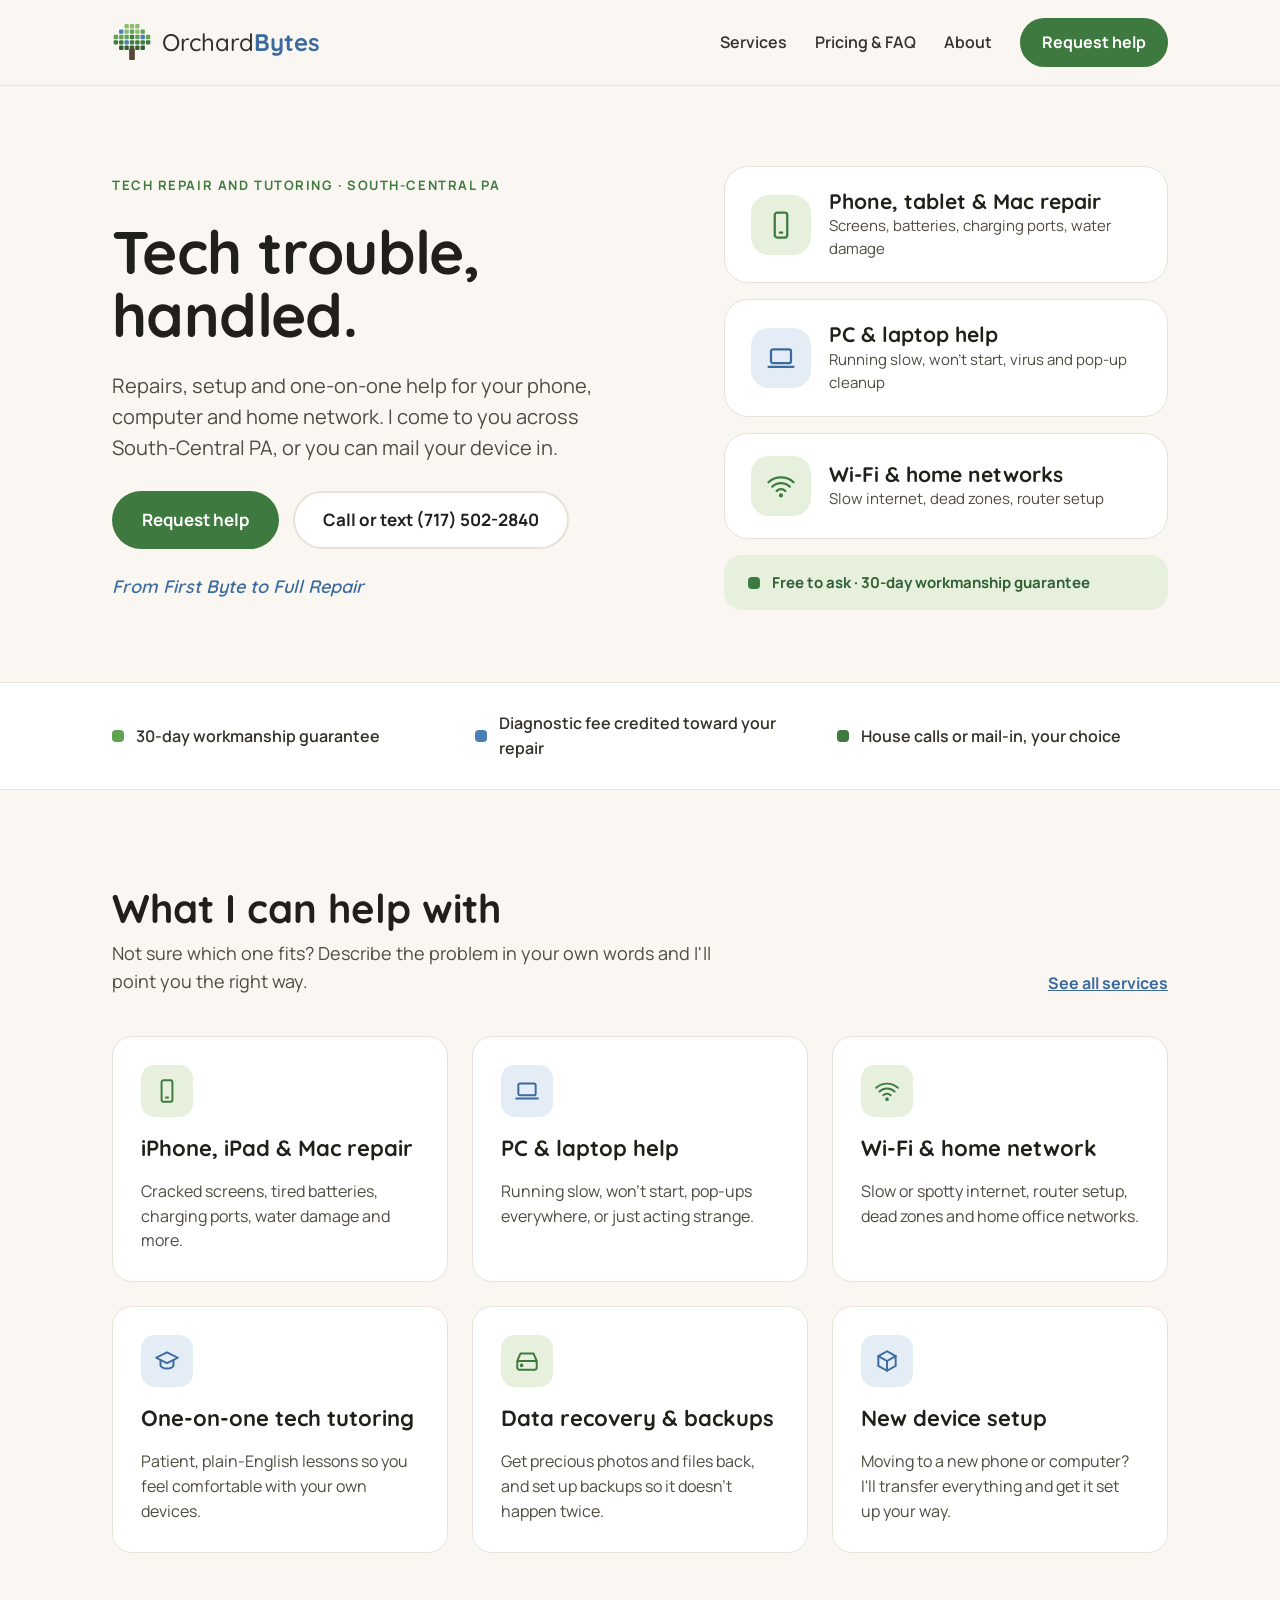
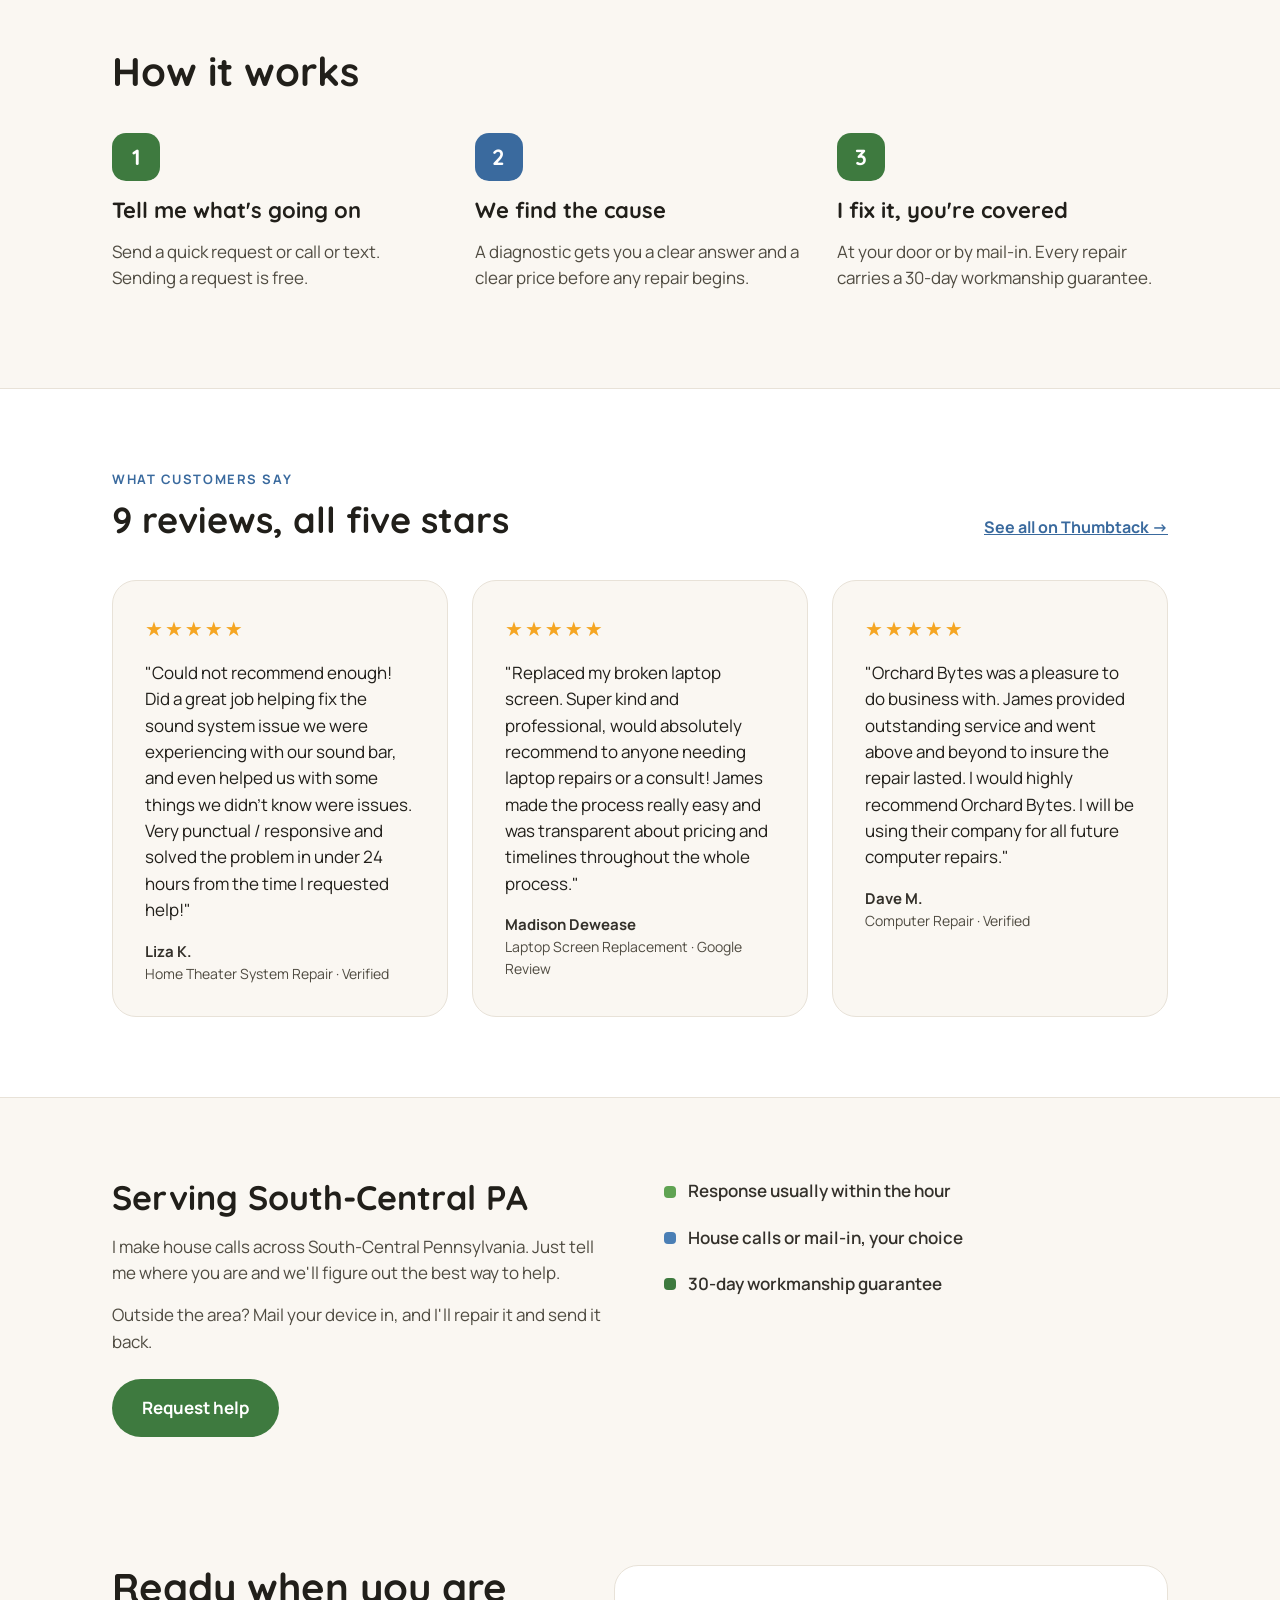
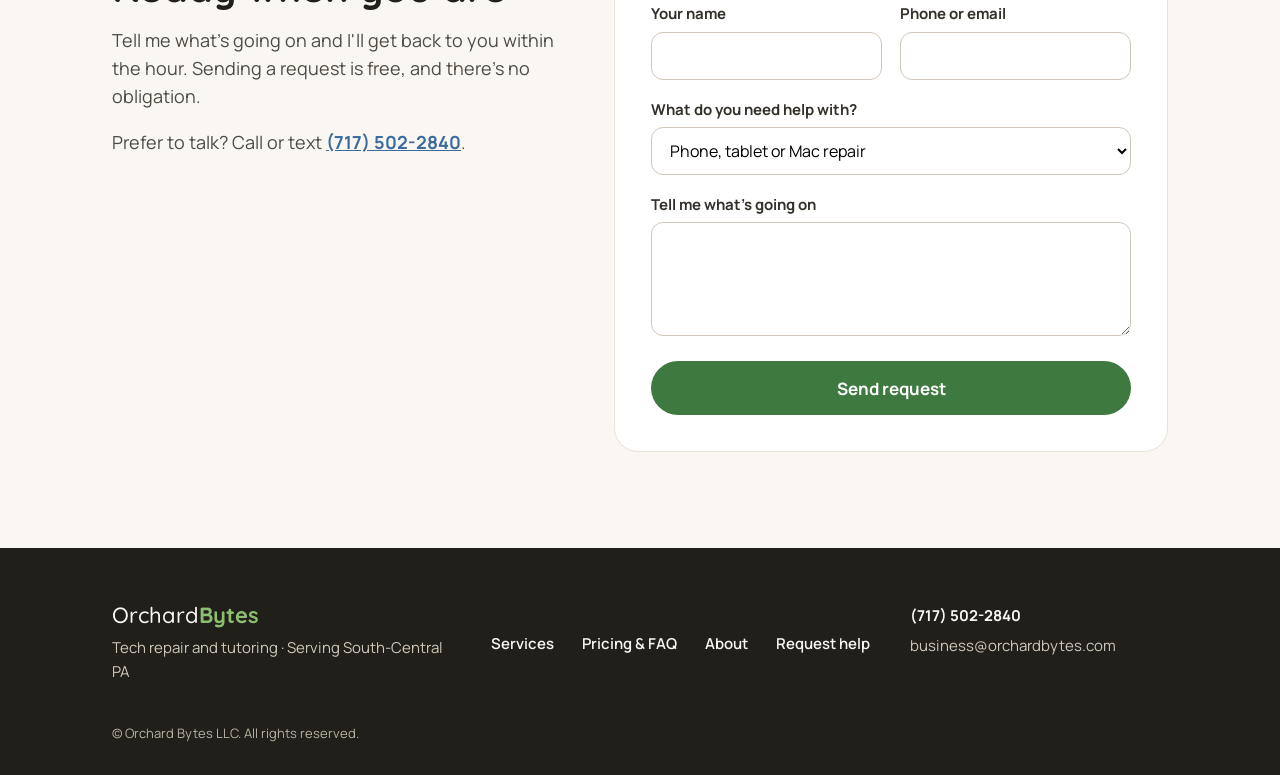
<file: index.html>
<!DOCTYPE html>
<html lang="en">
<head>
  <meta charset="utf-8">
  <meta name="viewport" content="width=device-width, initial-scale=1">
  <title>Orchard Bytes — Tech Repair &amp; Tutoring · South-Central PA</title>
  <meta name="description" content="Tech repair, setup and one-on-one tutoring for your phone, computer and home network. House calls across South-Central PA or mail-in. 30-day guarantee.">
  <link rel="preconnect" href="https://fonts.googleapis.com">
  <link rel="preconnect" href="https://fonts.gstatic.com" crossorigin>
  <link rel="stylesheet" href="https://fonts.googleapis.com/css2?family=Quicksand:wght@500;600;700&family=Manrope:wght@400;500;600;700&display=swap">
  <link rel="icon" href="/favicon.ico" sizes="any">
  <link rel="icon" href="/favicon-32.png" type="image/png" sizes="32x32">
  <link rel="apple-touch-icon" href="/apple-touch-icon.png">
  <link rel="stylesheet" href="style.css">
</head>
<body>

  <!-- NAV -->
  <nav class="nav">
    <div class="nav-inner">
      <a href="index.html" class="nav-logo">
        <svg viewBox="0 0 238 234" aria-hidden="true">
          <rect x="74" y="10" width="26" height="26" rx="6" fill="#8BBF6F"/>
          <rect x="106" y="10" width="26" height="26" rx="6" fill="#8BBF6F"/>
          <rect x="138" y="10" width="26" height="26" rx="6" fill="#8BBF6F"/>
          <rect x="42" y="42" width="26" height="26" rx="6" fill="#4A7FB5"/>
          <rect x="74" y="42" width="26" height="26" rx="6" fill="#8BBF6F"/>
          <rect x="106" y="42" width="26" height="26" rx="6" fill="#5FA352"/>
          <rect x="138" y="42" width="26" height="26" rx="6" fill="#8BBF6F"/>
          <rect x="170" y="42" width="26" height="26" rx="6" fill="#5FA352"/>
          <rect x="10" y="74" width="26" height="26" rx="6" fill="#5FA352"/>
          <rect x="42" y="74" width="26" height="26" rx="6" fill="#5FA352"/>
          <rect x="74" y="74" width="26" height="26" rx="6" fill="#5FA352"/>
          <rect x="106" y="74" width="26" height="26" rx="6" fill="#3E7A3F"/>
          <rect x="138" y="74" width="26" height="26" rx="6" fill="#5FA352"/>
          <rect x="170" y="74" width="26" height="26" rx="6" fill="#4A7FB5"/>
          <rect x="202" y="74" width="26" height="26" rx="6" fill="#5FA352"/>
          <rect x="10" y="106" width="26" height="26" rx="6" fill="#3E7A3F"/>
          <rect x="42" y="106" width="26" height="26" rx="6" fill="#3E7A3F"/>
          <rect x="74" y="106" width="26" height="26" rx="6" fill="#4A7FB5"/>
          <rect x="106" y="106" width="26" height="26" rx="6" fill="#3E7A3F"/>
          <rect x="138" y="106" width="26" height="26" rx="6" fill="#3E7A3F"/>
          <rect x="170" y="106" width="26" height="26" rx="6" fill="#3E7A3F"/>
          <rect x="202" y="106" width="26" height="26" rx="6" fill="#3E7A3F"/>
          <rect x="42" y="138" width="26" height="26" rx="6" fill="#2F5F30"/>
          <rect x="74" y="138" width="26" height="26" rx="6" fill="#2F5F30"/>
          <rect x="106" y="138" width="26" height="26" rx="6" fill="#2F5F30"/>
          <rect x="138" y="138" width="26" height="26" rx="6" fill="#2F5F30"/>
          <rect x="170" y="138" width="26" height="26" rx="6" fill="#2F5F30"/>
          <rect x="102" y="156" width="34" height="68" rx="6" fill="#5B4636"/>
        </svg>
        <span class="nav-wordmark"><span class="nav-wordmark-orchard">Orchard</span><span class="nav-wordmark-bytes">Bytes</span></span>
      </a>
      <button class="nav-toggle" aria-label="Menu" onclick="this.classList.toggle('open');document.getElementById('nav-links').classList.toggle('open')">
        <span></span>
      </button>
      <div class="nav-links" id="nav-links">
        <a href="services.html">Services</a>
        <a href="pricing.html">Pricing &amp; FAQ</a>
        <a href="about.html">About</a>
        <a href="request.html" class="nav-cta">Request help</a>
      </div>
    </div>
  </nav>

  <!-- HERO -->
  <section style="max-width: 1120px; margin: 0 auto; padding: 80px 32px 72px; display: flex; flex-wrap: wrap; align-items: center; gap: 48px;">
    <div style="flex: 1 1 480px; min-width: 0; display: flex; flex-direction: column; gap: 24px;">
      <div class="section-label">Tech repair and tutoring · South-Central PA</div>
      <h1 style="font-weight: 700; font-size: 60px; line-height: 1.05; letter-spacing: -0.01em;">Tech trouble, handled.</h1>
      <p style="font-size: 20px; line-height: 1.55; color: var(--body); max-width: 520px;">Repairs, setup and one-on-one help for your phone, computer and home network. I come to you across South-Central PA, or you can mail your device in.</p>
      <div style="display: flex; flex-wrap: wrap; gap: 14px; padding-top: 4px;">
        <a href="request.html" class="btn-primary">Request help</a>
        <a href="tel:7175022840" class="btn-outline">Call or text (717) 502-2840</a>
      </div>
      <div style="font-family: 'Quicksand', sans-serif; font-style: italic; font-weight: 600; font-size: 18px; color: var(--blue);">From First Byte to Full Repair</div>
    </div>
    <div style="flex: 1 1 360px; min-width: 0; display: flex; flex-direction: column; gap: 16px;">
      <a href="services.html" style="display: flex; align-items: center; gap: 18px; background: var(--white); border: 1px solid var(--border); border-radius: 24px; padding: 22px 26px; text-decoration: none; color: var(--dark);">
        <div style="width: 60px; height: 60px; border-radius: 18px; background: var(--green-tint); color: var(--green); display: flex; align-items: center; justify-content: center; flex: none;">
          <svg viewBox="0 0 24 24" width="30" height="30" fill="none" stroke="currentColor" stroke-width="1.8" stroke-linecap="round" stroke-linejoin="round"><rect x="7" y="2" width="10" height="20" rx="2"/><path d="M11 18h2"/></svg>
        </div>
        <div>
          <div style="font-family: 'Quicksand', sans-serif; font-weight: 700; font-size: 21px; line-height: 1.2;">Phone, tablet &amp; Mac repair</div>
          <div style="font-size: 15px; color: var(--body);">Screens, batteries, charging ports, water damage</div>
        </div>
      </a>
      <a href="services.html" style="display: flex; align-items: center; gap: 18px; background: var(--white); border: 1px solid var(--border); border-radius: 24px; padding: 22px 26px; text-decoration: none; color: var(--dark);">
        <div style="width: 60px; height: 60px; border-radius: 18px; background: var(--blue-tint); color: var(--blue); display: flex; align-items: center; justify-content: center; flex: none;">
          <svg viewBox="0 0 24 24" width="30" height="30" fill="none" stroke="currentColor" stroke-width="1.8" stroke-linecap="round" stroke-linejoin="round"><rect x="4" y="5" width="16" height="11" rx="1.5"/><path d="M2 19h20"/></svg>
        </div>
        <div>
          <div style="font-family: 'Quicksand', sans-serif; font-weight: 700; font-size: 21px; line-height: 1.2;">PC &amp; laptop help</div>
          <div style="font-size: 15px; color: var(--body);">Running slow, won't start, virus and pop-up cleanup</div>
        </div>
      </a>
      <a href="services.html" style="display: flex; align-items: center; gap: 18px; background: var(--white); border: 1px solid var(--border); border-radius: 24px; padding: 22px 26px; text-decoration: none; color: var(--dark);">
        <div style="width: 60px; height: 60px; border-radius: 18px; background: var(--green-tint); color: var(--green); display: flex; align-items: center; justify-content: center; flex: none;">
          <svg viewBox="0 0 24 24" width="30" height="30" fill="none" stroke="currentColor" stroke-width="1.8" stroke-linecap="round" stroke-linejoin="round"><path d="M2 9a15 15 0 0 1 20 0"/><path d="M5 12.5a10 10 0 0 1 14 0"/><path d="M8.5 16a5 5 0 0 1 7 0"/><circle cx="12" cy="19.5" r="0.8"/></svg>
        </div>
        <div>
          <div style="font-family: 'Quicksand', sans-serif; font-weight: 700; font-size: 21px; line-height: 1.2;">Wi-Fi &amp; home networks</div>
          <div style="font-size: 15px; color: var(--body);">Slow internet, dead zones, router setup</div>
        </div>
      </a>
      <div style="display: flex; align-items: center; gap: 12px; background: var(--green-tint); border-radius: 18px; padding: 16px 24px; font-weight: 700; font-size: 15px; color: var(--dark-green);">
        <div style="width: 12px; height: 12px; border-radius: 4px; background: var(--green); flex: none;"></div>
        <span>Free to ask · 30-day workmanship guarantee</span>
      </div>
    </div>
  </section>

  <!-- TRUST STRIP -->
  <div style="background: var(--white); border-top: 1px solid var(--border); border-bottom: 1px solid var(--border);">
    <div style="max-width: 1120px; margin: 0 auto; padding: 28px 32px; display: flex; flex-wrap: wrap; justify-content: space-between; gap: 16px 32px; font-size: 16px; font-weight: 600; color: var(--nav-text);">
      <div style="flex: 1 1 240px; display: flex; align-items: center; gap: 12px;">
        <div style="width: 12px; height: 12px; border-radius: 4px; background: var(--green-mid); flex: none;"></div>
        <span>30-day workmanship guarantee</span>
      </div>
      <div style="flex: 1 1 240px; display: flex; align-items: center; gap: 12px;">
        <div style="width: 12px; height: 12px; border-radius: 4px; background: var(--blue-mid); flex: none;"></div>
        <span>Diagnostic fee credited toward your repair</span>
      </div>
      <div style="flex: 1 1 240px; display: flex; align-items: center; gap: 12px;">
        <div style="width: 12px; height: 12px; border-radius: 4px; background: var(--green); flex: none;"></div>
        <span>House calls or mail-in, your choice</span>
      </div>
    </div>
  </div>

  <!-- SERVICES -->
  <section style="max-width: 1120px; margin: 0 auto; padding: 96px 32px 24px;">
    <div style="display: flex; flex-wrap: wrap; align-items: flex-end; justify-content: space-between; gap: 16px; margin-bottom: 40px;">
      <div style="max-width: 600px;">
        <h2 style="font-weight: 700; font-size: 40px; line-height: 1.1; margin-bottom: 10px;">What I can help with</h2>
        <p style="font-size: 18px; color: var(--body);">Not sure which one fits? Describe the problem in your own words and I'll point you the right way.</p>
      </div>
      <a href="services.html" style="font-weight: 700; font-size: 16px;">See all services</a>
    </div>
    <div style="display: flex; flex-wrap: wrap; gap: 24px;">

      <div class="card-sm" style="flex: 1 1 320px; min-width: 0; display: flex; flex-direction: column; gap: 14px;">
        <div style="width: 52px; height: 52px; border-radius: 14px; background: var(--green-tint); color: var(--green); display: flex; align-items: center; justify-content: center;">
          <svg viewBox="0 0 24 24" width="26" height="26" fill="none" stroke="currentColor" stroke-width="1.8" stroke-linecap="round" stroke-linejoin="round"><rect x="7" y="2" width="10" height="20" rx="2"/><path d="M11 18h2"/></svg>
        </div>
        <h3 style="font-weight: 700; font-size: 22px;">iPhone, iPad &amp; Mac repair</h3>
        <p style="font-size: 16px; color: var(--body);">Cracked screens, tired batteries, charging ports, water damage and more.</p>
      </div>

      <div class="card-sm" style="flex: 1 1 320px; min-width: 0; display: flex; flex-direction: column; gap: 14px;">
        <div style="width: 52px; height: 52px; border-radius: 14px; background: var(--blue-tint); color: var(--blue); display: flex; align-items: center; justify-content: center;">
          <svg viewBox="0 0 24 24" width="26" height="26" fill="none" stroke="currentColor" stroke-width="1.8" stroke-linecap="round" stroke-linejoin="round"><rect x="4" y="5" width="16" height="11" rx="1.5"/><path d="M2 19h20"/></svg>
        </div>
        <h3 style="font-weight: 700; font-size: 22px;">PC &amp; laptop help</h3>
        <p style="font-size: 16px; color: var(--body);">Running slow, won't start, pop-ups everywhere, or just acting strange.</p>
      </div>

      <div class="card-sm" style="flex: 1 1 320px; min-width: 0; display: flex; flex-direction: column; gap: 14px;">
        <div style="width: 52px; height: 52px; border-radius: 14px; background: var(--green-tint); color: var(--green); display: flex; align-items: center; justify-content: center;">
          <svg viewBox="0 0 24 24" width="26" height="26" fill="none" stroke="currentColor" stroke-width="1.8" stroke-linecap="round" stroke-linejoin="round"><path d="M2 9a15 15 0 0 1 20 0"/><path d="M5 12.5a10 10 0 0 1 14 0"/><path d="M8.5 16a5 5 0 0 1 7 0"/><circle cx="12" cy="19.5" r="0.8"/></svg>
        </div>
        <h3 style="font-weight: 700; font-size: 22px;">Wi-Fi &amp; home network</h3>
        <p style="font-size: 16px; color: var(--body);">Slow or spotty internet, router setup, dead zones and home office networks.</p>
      </div>

      <div class="card-sm" style="flex: 1 1 320px; min-width: 0; display: flex; flex-direction: column; gap: 14px;">
        <div style="width: 52px; height: 52px; border-radius: 14px; background: var(--blue-tint); color: var(--blue); display: flex; align-items: center; justify-content: center;">
          <svg viewBox="0 0 24 24" width="26" height="26" fill="none" stroke="currentColor" stroke-width="1.8" stroke-linecap="round" stroke-linejoin="round"><path d="M2 9l10-5 10 5-10 5z"/><path d="M6 11.5V16c0 1.5 3 3 6 3s6-1.5 6-3v-4.5"/></svg>
        </div>
        <h3 style="font-weight: 700; font-size: 22px;">One-on-one tech tutoring</h3>
        <p style="font-size: 16px; color: var(--body);">Patient, plain-English lessons so you feel comfortable with your own devices.</p>
      </div>

      <div class="card-sm" style="flex: 1 1 320px; min-width: 0; display: flex; flex-direction: column; gap: 14px;">
        <div style="width: 52px; height: 52px; border-radius: 14px; background: var(--green-tint); color: var(--green); display: flex; align-items: center; justify-content: center;">
          <svg viewBox="0 0 24 24" width="26" height="26" fill="none" stroke="currentColor" stroke-width="1.8" stroke-linecap="round" stroke-linejoin="round"><rect x="3" y="12" width="18" height="8" rx="2"/><path d="M3 12l3-7h12l3 7"/><circle cx="7" cy="16" r="0.8"/></svg>
        </div>
        <h3 style="font-weight: 700; font-size: 22px;">Data recovery &amp; backups</h3>
        <p style="font-size: 16px; color: var(--body);">Get precious photos and files back, and set up backups so it doesn't happen twice.</p>
      </div>

      <div class="card-sm" style="flex: 1 1 320px; min-width: 0; display: flex; flex-direction: column; gap: 14px;">
        <div style="width: 52px; height: 52px; border-radius: 14px; background: var(--blue-tint); color: var(--blue); display: flex; align-items: center; justify-content: center;">
          <svg viewBox="0 0 24 24" width="26" height="26" fill="none" stroke="currentColor" stroke-width="1.8" stroke-linecap="round" stroke-linejoin="round"><path d="M12 3l8 4.5v9L12 21l-8-4.5v-9z"/><path d="M12 12l8-4.5"/><path d="M12 12v9"/><path d="M12 12L4 7.5"/></svg>
        </div>
        <h3 style="font-weight: 700; font-size: 22px;">New device setup</h3>
        <p style="font-size: 16px; color: var(--body);">Moving to a new phone or computer? I'll transfer everything and get it set up your way.</p>
      </div>

    </div>
  </section>

  <!-- HOW IT WORKS -->
  <section style="max-width: 1120px; margin: 0 auto; padding: 72px 32px 96px;">
    <h2 style="font-weight: 700; font-size: 40px; line-height: 1.1; margin-bottom: 40px;">How it works</h2>
    <div style="display: flex; flex-wrap: wrap; gap: 32px;">
      <div style="flex: 1 1 240px; min-width: 0; display: flex; flex-direction: column; gap: 12px;">
        <div style="width: 48px; height: 48px; border-radius: 14px; background: var(--green); color: var(--white); font-family: 'Quicksand', sans-serif; font-weight: 700; font-size: 22px; display: flex; align-items: center; justify-content: center;">1</div>
        <h3 style="font-weight: 700; font-size: 22px;">Tell me what's going on</h3>
        <p style="color: var(--body);">Send a quick request or call or text. Sending a request is free.</p>
      </div>
      <div style="flex: 1 1 240px; min-width: 0; display: flex; flex-direction: column; gap: 12px;">
        <div style="width: 48px; height: 48px; border-radius: 14px; background: var(--blue); color: var(--white); font-family: 'Quicksand', sans-serif; font-weight: 700; font-size: 22px; display: flex; align-items: center; justify-content: center;">2</div>
        <h3 style="font-weight: 700; font-size: 22px;">We find the cause</h3>
        <p style="color: var(--body);">A diagnostic gets you a clear answer and a clear price before any repair begins.</p>
      </div>
      <div style="flex: 1 1 240px; min-width: 0; display: flex; flex-direction: column; gap: 12px;">
        <div style="width: 48px; height: 48px; border-radius: 14px; background: var(--green); color: var(--white); font-family: 'Quicksand', sans-serif; font-weight: 700; font-size: 22px; display: flex; align-items: center; justify-content: center;">3</div>
        <h3 style="font-weight: 700; font-size: 22px;">I fix it, you're covered</h3>
        <p style="color: var(--body);">At your door or by mail-in. Every repair carries a 30-day workmanship guarantee.</p>
      </div>
    </div>
  </section>

  <!-- REVIEWS -->
  <div style="background: var(--white); border-top: 1px solid var(--border); border-bottom: 1px solid var(--border);">
    <section style="max-width: 1120px; margin: 0 auto; padding: 80px 32px;">
      <div style="display: flex; flex-wrap: wrap; align-items: flex-end; justify-content: space-between; gap: 16px; margin-bottom: 40px;">
        <div>
          <div class="section-label" style="color: var(--blue); margin-bottom: 10px;">What customers say</div>
          <h2 style="font-weight: 700; font-size: 36px; line-height: 1.15;">9 reviews, all five stars</h2>
        </div>
        <a href="https://www.thumbtack.com/profile/services/590107840081240065/reviews" target="_blank" rel="noopener" style="font-weight: 700; font-size: 16px;">See all on Thumbtack &rarr;</a>
      </div>
      <div style="display: flex; flex-wrap: wrap; gap: 24px;">

        <div class="review-card" style="flex: 1 1 320px; min-width: 0;">
          <div class="review-stars">&#9733;&#9733;&#9733;&#9733;&#9733;</div>
          <p class="review-text">"Could not recommend enough! Did a great job helping fix the sound system issue we were experiencing with our sound bar, and even helped us with some things we didn't know were issues. Very punctual / responsive and solved the problem in under 24 hours from the time I requested help!"</p>
          <div>
            <div class="review-author">Liza K.</div>
            <div class="review-service">Home Theater System Repair · Verified</div>
          </div>
        </div>

        <div class="review-card" style="flex: 1 1 320px; min-width: 0;">
          <div class="review-stars">&#9733;&#9733;&#9733;&#9733;&#9733;</div>
          <p class="review-text">"Replaced my broken laptop screen. Super kind and professional, would absolutely recommend to anyone needing laptop repairs or a consult! James made the process really easy and was transparent about pricing and timelines throughout the whole process."</p>
          <div>
            <div class="review-author">Madison Dewease</div>
            <div class="review-service">Laptop Screen Replacement · Google Review</div>
          </div>
        </div>

        <div class="review-card" style="flex: 1 1 320px; min-width: 0;">
          <div class="review-stars">&#9733;&#9733;&#9733;&#9733;&#9733;</div>
          <p class="review-text">"Orchard Bytes was a pleasure to do business with. James provided outstanding service and went above and beyond to insure the repair lasted. I would highly recommend Orchard Bytes. I will be using their company for all future computer repairs."</p>
          <div>
            <div class="review-author">Dave M.</div>
            <div class="review-service">Computer Repair · Verified</div>
          </div>
        </div>

      </div>
    </section>
  </div>

  <!-- SERVICE AREA -->
  <section style="max-width: 1120px; margin: 0 auto; padding: 80px 32px;">
    <div style="display: flex; flex-wrap: wrap; gap: 48px;">
      <div style="flex: 1 1 440px; min-width: 0; display: flex; flex-direction: column; gap: 16px;">
        <h2 style="font-weight: 700; font-size: 34px; line-height: 1.15;">Serving South-Central PA</h2>
        <p style="color: var(--body);">I make house calls across South-Central Pennsylvania. Just tell me where you are and we'll figure out the best way to help.</p>
        <p style="color: var(--body);">Outside the area? Mail your device in, and I'll repair it and send it back.</p>
        <a href="request.html" class="btn-primary" style="align-self: flex-start; margin-top: 8px;">Request help</a>
      </div>
      <div style="flex: 1 1 440px; min-width: 0; display: flex; flex-direction: column; gap: 20px;">
        <div style="display: flex; align-items: center; gap: 12px;">
          <div style="width: 12px; height: 12px; border-radius: 4px; background: var(--green-mid); flex: none;"></div>
          <span style="font-weight: 600; color: var(--nav-text);">Response usually within the hour</span>
        </div>
        <div style="display: flex; align-items: center; gap: 12px;">
          <div style="width: 12px; height: 12px; border-radius: 4px; background: var(--blue-mid); flex: none;"></div>
          <span style="font-weight: 600; color: var(--nav-text);">House calls or mail-in, your choice</span>
        </div>
        <div style="display: flex; align-items: center; gap: 12px;">
          <div style="width: 12px; height: 12px; border-radius: 4px; background: var(--green); flex: none;"></div>
          <span style="font-weight: 600; color: var(--nav-text);">30-day workmanship guarantee</span>
        </div>
      </div>
    </div>
  </section>

  <!-- REQUEST FORM -->
  <section style="max-width: 1120px; margin: 0 auto; padding: 48px 32px 96px; display: flex; flex-wrap: wrap; gap: 48px;">
    <div style="flex: 1 1 380px; min-width: 0; display: flex; flex-direction: column; gap: 18px;">
      <h2 style="font-weight: 700; font-size: 40px; line-height: 1.1;">Ready when you are</h2>
      <p style="font-size: 18px; color: var(--body);">Tell me what's going on and I'll get back to you within the hour. Sending a request is free, and there's no obligation.</p>
      <p style="font-size: 18px; color: var(--body);">Prefer to talk? Call or text <a href="tel:7175022840" style="font-weight: 700;">(717) 502-2840</a>.</p>
    </div>
    <!-- ============================================================
         FORMSPREE: Replace YOUR_FORM_ID below with your Formspree
         form ID. Create one free at https://formspree.io
         ============================================================ -->
    <form id="home-form" style="flex: 1 1 480px; min-width: 0;" class="card" action="https://formspree.io/f/meagebve" method="POST">
      <div style="display: flex; flex-direction: column; gap: 18px;">
        <div style="display: flex; flex-wrap: wrap; gap: 18px;">
          <div style="flex: 1 1 200px;">
            <label for="h-name" class="form-label">Your name</label>
            <input id="h-name" name="name" type="text" required class="form-input">
          </div>
          <div style="flex: 1 1 200px;">
            <label for="h-contact" class="form-label">Phone or email</label>
            <input id="h-contact" name="contact" type="text" required class="form-input">
          </div>
        </div>
        <div>
          <label for="h-need" class="form-label">What do you need help with?</label>
          <select id="h-need" name="service" class="form-select">
            <option>Phone, tablet or Mac repair</option>
            <option>PC or laptop help</option>
            <option>Wi-Fi or home network</option>
            <option>Tech tutoring</option>
            <option>Data recovery or backup</option>
            <option>Something else</option>
          </select>
        </div>
        <div>
          <label for="h-msg" class="form-label">Tell me what's going on</label>
          <textarea id="h-msg" name="message" rows="4" class="form-textarea"></textarea>
        </div>
        <button type="submit" class="btn-primary" style="width: 100%; height: 54px; font-size: 17px;">Send request</button>
        <div id="home-form-status" class="form-status"></div>
      </div>
    </form>
  </section>

  <!-- FOOTER -->
  <footer class="footer">
    <div style="max-width: 1120px; margin: 0 auto; padding: 56px 32px 40px; display: flex; flex-wrap: wrap; gap: 40px; justify-content: space-between;">
      <div style="flex: 1 1 280px; display: flex; flex-direction: column; gap: 10px;">
        <span class="footer-wordmark"><span class="footer-wordmark-orchard">Orchard</span><span class="footer-wordmark-bytes">Bytes</span></span>
        <span style="font-size: 15px; color: var(--footer-sub);">Tech repair and tutoring · Serving South-Central PA</span>
      </div>
      <div class="footer-links" style="flex: 0 1 auto; align-items: center;">
        <a href="services.html">Services</a>
        <a href="pricing.html">Pricing &amp; FAQ</a>
        <a href="about.html">About</a>
        <a href="request.html">Request help</a>
      </div>
      <div style="flex: 1 1 200px; display: flex; flex-direction: column; gap: 6px; font-size: 15px;">
        <a href="tel:7175022840" style="font-weight: 700;">(717) 502-2840</a>
        <span style="color: var(--footer-sub);">business@orchardbytes.com</span>
      </div>
    </div>
    <div style="max-width: 1120px; margin: 0 auto; padding: 0 32px 32px;" class="footer-copy">&copy; Orchard Bytes LLC. All rights reserved.</div>
  </footer>

  <!-- FORMSPREE AJAX -->
  <script>
  document.querySelectorAll('form[action*="formspree"]').forEach(function(form) {
    form.addEventListener('submit', function(e) {
      e.preventDefault();
      var btn = form.querySelector('button[type="submit"]');
      var status = form.querySelector('.form-status');
      btn.disabled = true;
      btn.textContent = 'Sending…';
      fetch(form.action, {
        method: 'POST',
        body: new FormData(form),
        headers: { 'Accept': 'application/json' }
      }).then(function(r) {
        if (r.ok) {
          status.className = 'form-status success';
          status.textContent = 'Request sent! I’ll get back to you within the hour.';
          form.reset();
        } else {
          status.className = 'form-status error';
          status.textContent = 'Something went wrong. Please call or text (717) 502-2840 instead.';
        }
        btn.disabled = false;
        btn.textContent = 'Send request';
      }).catch(function() {
        status.className = 'form-status error';
        status.textContent = 'Something went wrong. Please call or text (717) 502-2840 instead.';
        btn.disabled = false;
        btn.textContent = 'Send request';
      });
    });
  });
  </script>

</body>
</html>
</file>
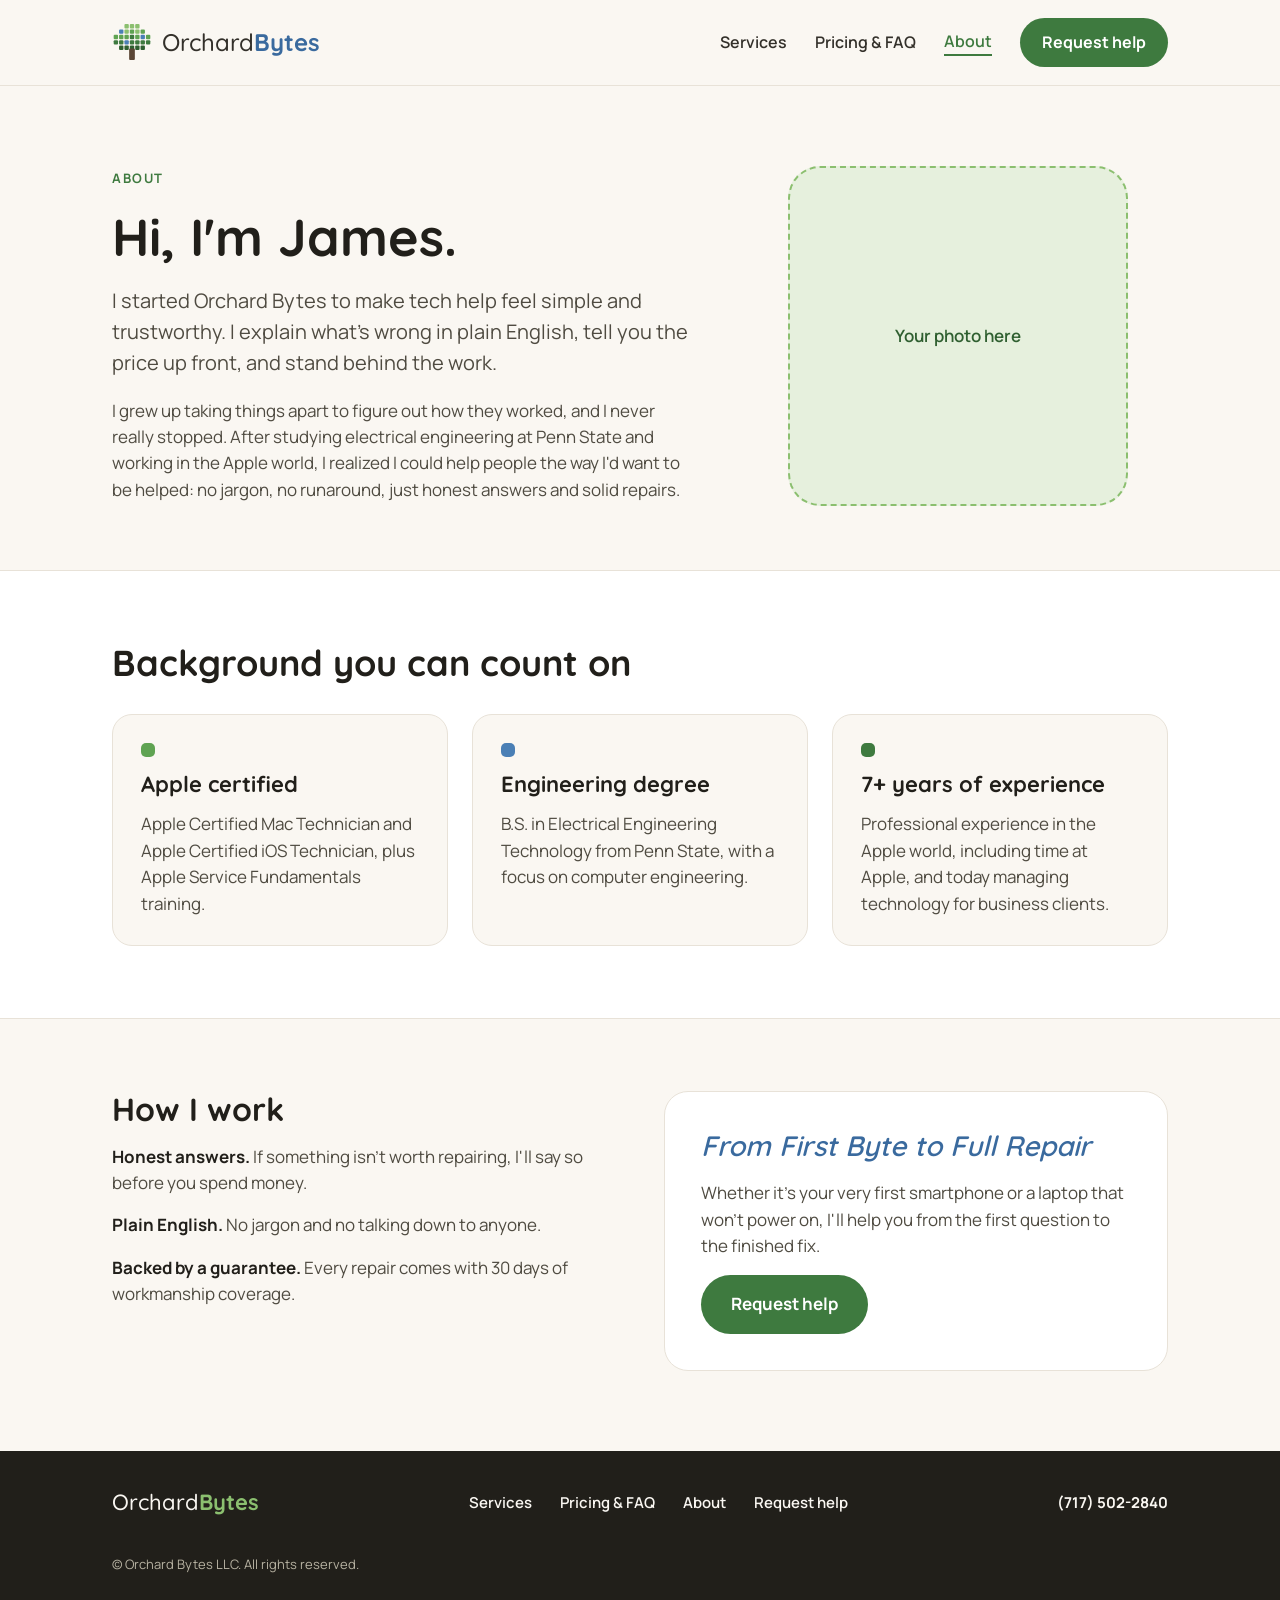
<file: about.html>
<!DOCTYPE html>
<html lang="en">
<head>
  <meta charset="utf-8">
  <meta name="viewport" content="width=device-width, initial-scale=1">
  <title>About — Orchard Bytes</title>
  <meta name="description" content="Meet James, the Apple-certified technician behind Orchard Bytes. B.S. in Electrical Engineering Technology from Penn State, 7+ years of experience.">
  <link rel="preconnect" href="https://fonts.googleapis.com">
  <link rel="preconnect" href="https://fonts.gstatic.com" crossorigin>
  <link rel="stylesheet" href="https://fonts.googleapis.com/css2?family=Quicksand:wght@500;600;700&family=Manrope:wght@400;500;600;700&display=swap">
  <link rel="icon" href="/favicon.ico" sizes="any">
  <link rel="icon" href="/favicon-32.png" type="image/png" sizes="32x32">
  <link rel="apple-touch-icon" href="/apple-touch-icon.png">
  <link rel="stylesheet" href="style.css">
</head>
<body>

  <!-- NAV -->
  <nav class="nav">
    <div class="nav-inner">
      <a href="index.html" class="nav-logo">
        <svg viewBox="0 0 238 234" aria-hidden="true"><rect x="74" y="10" width="26" height="26" rx="6" fill="#8BBF6F"/><rect x="106" y="10" width="26" height="26" rx="6" fill="#8BBF6F"/><rect x="138" y="10" width="26" height="26" rx="6" fill="#8BBF6F"/><rect x="42" y="42" width="26" height="26" rx="6" fill="#4A7FB5"/><rect x="74" y="42" width="26" height="26" rx="6" fill="#8BBF6F"/><rect x="106" y="42" width="26" height="26" rx="6" fill="#5FA352"/><rect x="138" y="42" width="26" height="26" rx="6" fill="#8BBF6F"/><rect x="170" y="42" width="26" height="26" rx="6" fill="#5FA352"/><rect x="10" y="74" width="26" height="26" rx="6" fill="#5FA352"/><rect x="42" y="74" width="26" height="26" rx="6" fill="#5FA352"/><rect x="74" y="74" width="26" height="26" rx="6" fill="#5FA352"/><rect x="106" y="74" width="26" height="26" rx="6" fill="#3E7A3F"/><rect x="138" y="74" width="26" height="26" rx="6" fill="#5FA352"/><rect x="170" y="74" width="26" height="26" rx="6" fill="#4A7FB5"/><rect x="202" y="74" width="26" height="26" rx="6" fill="#5FA352"/><rect x="10" y="106" width="26" height="26" rx="6" fill="#3E7A3F"/><rect x="42" y="106" width="26" height="26" rx="6" fill="#3E7A3F"/><rect x="74" y="106" width="26" height="26" rx="6" fill="#4A7FB5"/><rect x="106" y="106" width="26" height="26" rx="6" fill="#3E7A3F"/><rect x="138" y="106" width="26" height="26" rx="6" fill="#3E7A3F"/><rect x="170" y="106" width="26" height="26" rx="6" fill="#3E7A3F"/><rect x="202" y="106" width="26" height="26" rx="6" fill="#3E7A3F"/><rect x="42" y="138" width="26" height="26" rx="6" fill="#2F5F30"/><rect x="74" y="138" width="26" height="26" rx="6" fill="#2F5F30"/><rect x="106" y="138" width="26" height="26" rx="6" fill="#2F5F30"/><rect x="138" y="138" width="26" height="26" rx="6" fill="#2F5F30"/><rect x="170" y="138" width="26" height="26" rx="6" fill="#2F5F30"/><rect x="102" y="156" width="34" height="68" rx="6" fill="#5B4636"/></svg>
        <span class="nav-wordmark"><span class="nav-wordmark-orchard">Orchard</span><span class="nav-wordmark-bytes">Bytes</span></span>
      </a>
      <button class="nav-toggle" aria-label="Menu" onclick="this.classList.toggle('open');document.getElementById('nav-links').classList.toggle('open')"><span></span></button>
      <div class="nav-links" id="nav-links">
        <a href="services.html">Services</a>
        <a href="pricing.html">Pricing &amp; FAQ</a>
        <a href="about.html" class="active">About</a>
        <a href="request.html" class="nav-cta">Request help</a>
      </div>
    </div>
  </nav>

  <!-- INTRO -->
  <section style="max-width: 1120px; margin: 0 auto; padding: 80px 32px 64px; display: flex; flex-wrap: wrap; align-items: center; gap: 56px;">
    <div style="flex: 1 1 480px; min-width: 0; display: flex; flex-direction: column; gap: 20px;">
      <div class="section-label">About</div>
      <h1 style="font-weight: 700; font-size: 52px; line-height: 1.08;">Hi, I'm James.</h1>
      <p style="font-size: 20px; color: var(--body);">I started Orchard Bytes to make tech help feel simple and trustworthy. I explain what's wrong in plain English, tell you the price up front, and stand behind the work.</p>
      <p style="color: var(--body);">I grew up taking things apart to figure out how they worked, and I never really stopped. After studying electrical engineering at Penn State and working in the Apple world, I realized I could help people the way I'd want to be helped: no jargon, no runaround, just honest answers and solid repairs.</p>
    </div>
    <div style="flex: 1 1 320px; min-width: 0; display: flex; justify-content: center;">
      <!-- Replace this placeholder with an <img> tag pointing to your photo -->
      <div style="width: 340px; max-width: 100%; aspect-ratio: 1 / 1; border-radius: 32px; background: var(--green-tint); border: 2px dashed var(--green-light); display: flex; align-items: center; justify-content: center; text-align: center; padding: 24px; font-weight: 600; color: var(--dark-green);">Your photo here</div>
    </div>
  </section>

  <!-- CREDENTIALS -->
  <div style="background: var(--white); border-top: 1px solid var(--border); border-bottom: 1px solid var(--border);">
    <section style="max-width: 1120px; margin: 0 auto; padding: 72px 32px;">
      <h2 style="font-weight: 700; font-size: 36px; line-height: 1.1; margin-bottom: 32px;">Background you can count on</h2>
      <div style="display: flex; flex-wrap: wrap; gap: 24px;">

        <div style="flex: 1 1 300px; min-width: 0; background: var(--cream); border: 1px solid var(--border); border-radius: 20px; padding: 28px; display: flex; flex-direction: column; gap: 10px;">
          <div style="width: 14px; height: 14px; border-radius: 5px; background: var(--green-mid);"></div>
          <h3 style="font-weight: 700; font-size: 22px;">Apple certified</h3>
          <p style="color: var(--body);">Apple Certified Mac Technician and Apple Certified iOS Technician, plus Apple Service Fundamentals training.</p>
        </div>

        <div style="flex: 1 1 300px; min-width: 0; background: var(--cream); border: 1px solid var(--border); border-radius: 20px; padding: 28px; display: flex; flex-direction: column; gap: 10px;">
          <div style="width: 14px; height: 14px; border-radius: 5px; background: var(--blue-mid);"></div>
          <h3 style="font-weight: 700; font-size: 22px;">Engineering degree</h3>
          <p style="color: var(--body);">B.S. in Electrical Engineering Technology from Penn State, with a focus on computer engineering.</p>
        </div>

        <div style="flex: 1 1 300px; min-width: 0; background: var(--cream); border: 1px solid var(--border); border-radius: 20px; padding: 28px; display: flex; flex-direction: column; gap: 10px;">
          <div style="width: 14px; height: 14px; border-radius: 5px; background: var(--green);"></div>
          <h3 style="font-weight: 700; font-size: 22px;">7+ years of experience</h3>
          <p style="color: var(--body);">Professional experience in the Apple world, including time at Apple, and today managing technology for business clients.</p>
        </div>

      </div>
    </section>
  </div>

  <!-- HOW I WORK -->
  <section style="max-width: 1120px; margin: 0 auto; padding: 72px 32px 80px; display: flex; flex-wrap: wrap; gap: 48px;">
    <div style="flex: 1 1 440px; min-width: 0; display: flex; flex-direction: column; gap: 16px;">
      <h2 style="font-weight: 700; font-size: 32px; line-height: 1.15;">How I work</h2>
      <p style="color: var(--body);"><strong style="color: var(--dark);">Honest answers.</strong> If something isn't worth repairing, I'll say so before you spend money.</p>
      <p style="color: var(--body);"><strong style="color: var(--dark);">Plain English.</strong> No jargon and no talking down to anyone.</p>
      <p style="color: var(--body);"><strong style="color: var(--dark);">Backed by a guarantee.</strong> Every repair comes with 30 days of workmanship coverage.</p>
    </div>
    <div class="card" style="flex: 1 1 440px; min-width: 0; display: flex; flex-direction: column; gap: 16px; justify-content: center;">
      <div style="font-family: 'Quicksand', sans-serif; font-style: italic; font-weight: 600; font-size: 28px; line-height: 1.3; color: var(--blue);">From First Byte to Full Repair</div>
      <p style="color: var(--body);">Whether it's your very first smartphone or a laptop that won't power on, I'll help you from the first question to the finished fix.</p>
      <a href="request.html" class="btn-primary" style="align-self: flex-start;">Request help</a>
    </div>
  </section>

  <!-- FOOTER -->
  <footer class="footer">
    <div style="max-width: 1120px; margin: 0 auto; padding: 40px 32px; display: flex; flex-wrap: wrap; gap: 24px 40px; justify-content: space-between; align-items: center;">
      <span class="footer-wordmark"><span class="footer-wordmark-orchard">Orchard</span><span class="footer-wordmark-bytes">Bytes</span></span>
      <div class="footer-links">
        <a href="services.html">Services</a>
        <a href="pricing.html">Pricing &amp; FAQ</a>
        <a href="about.html">About</a>
        <a href="request.html">Request help</a>
      </div>
      <a href="tel:7175022840" style="font-weight: 700; font-size: 15px;">(717) 502-2840</a>
    </div>
    <div style="max-width: 1120px; margin: 0 auto; padding: 0 32px 28px;" class="footer-copy">&copy; Orchard Bytes LLC. All rights reserved.</div>
  </footer>

</body>
</html>
</file>
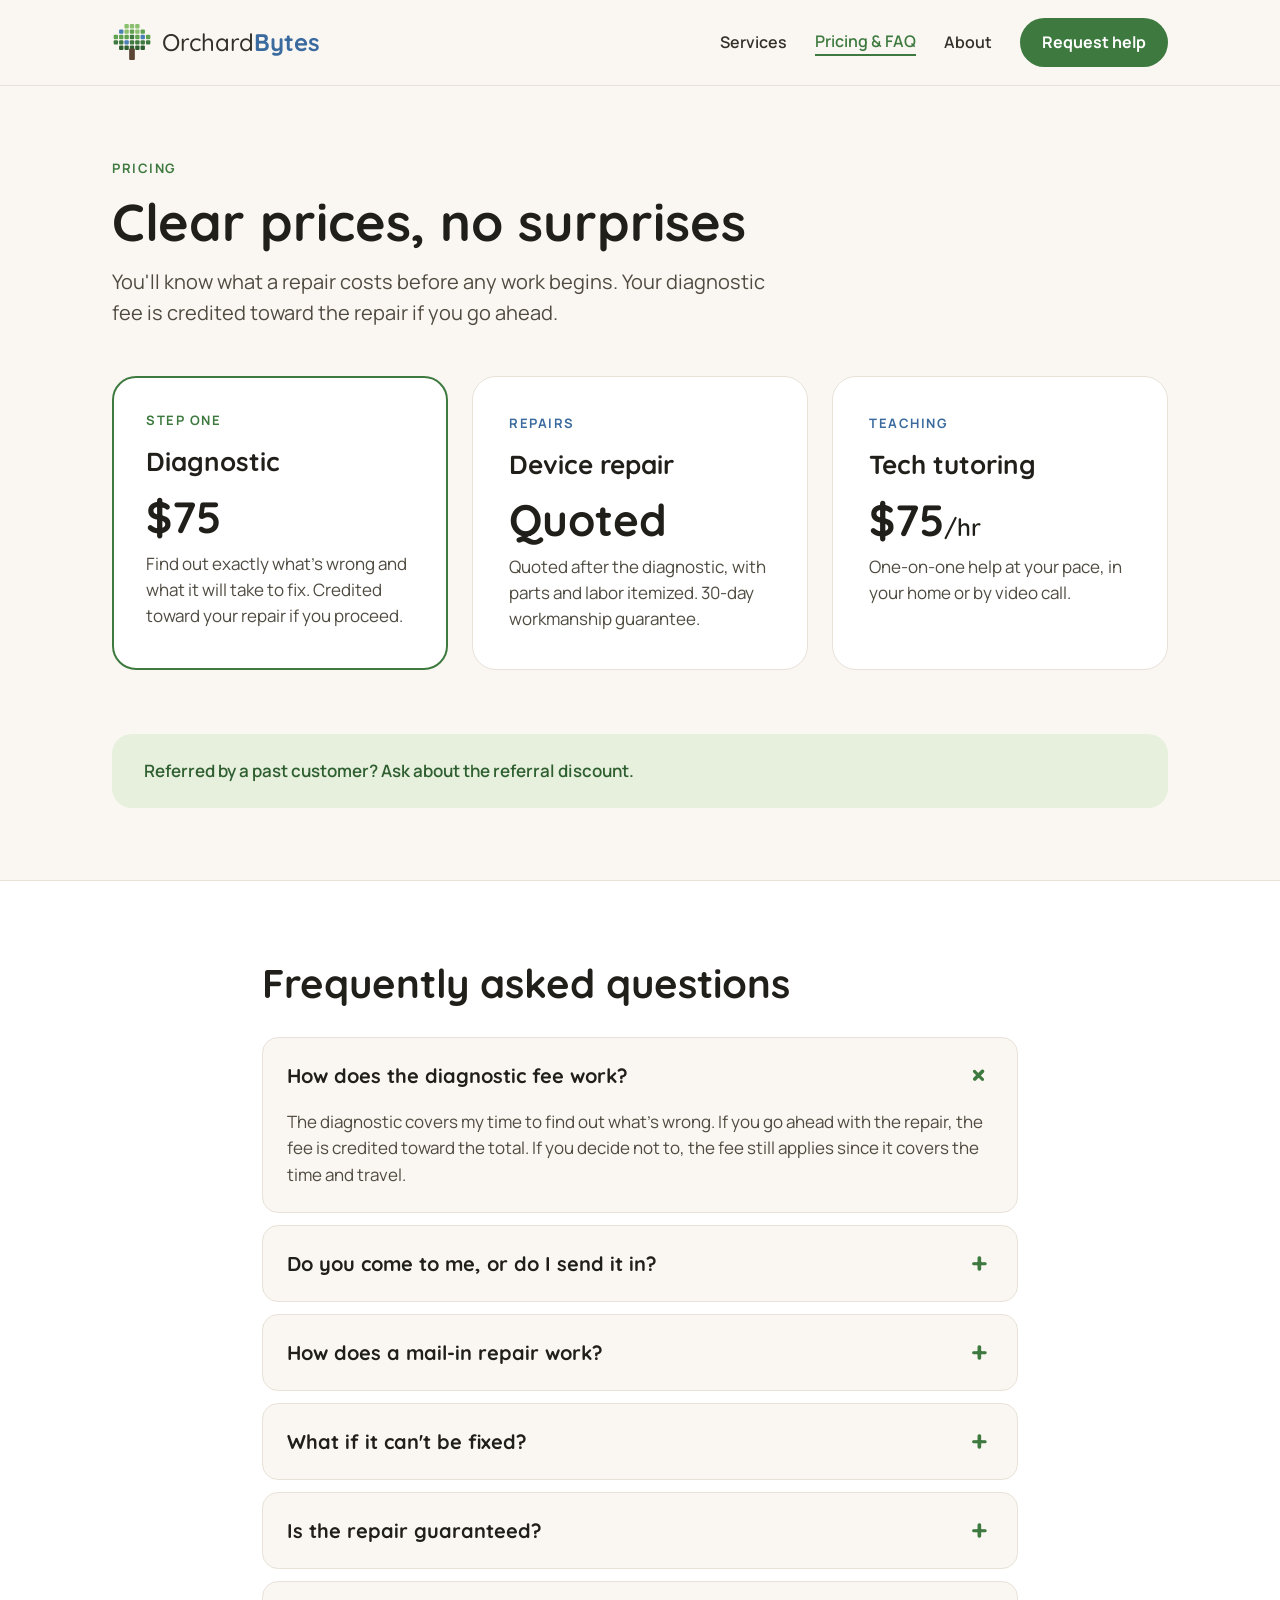
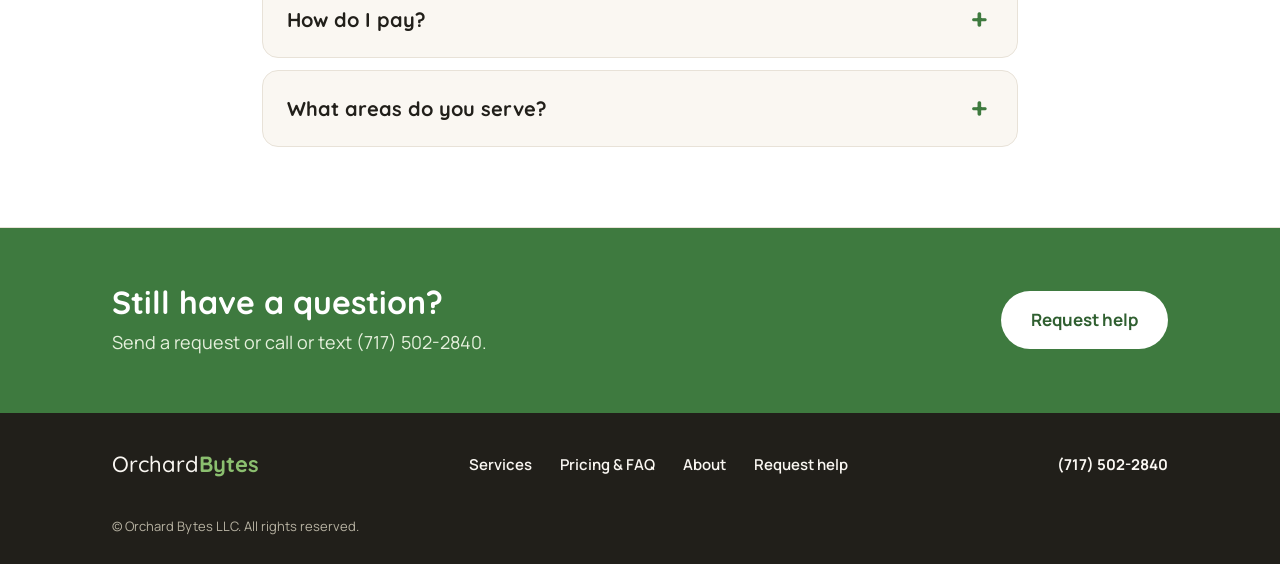
<file: pricing.html>
<!DOCTYPE html>
<html lang="en">
<head>
  <meta charset="utf-8">
  <meta name="viewport" content="width=device-width, initial-scale=1">
  <title>Pricing &amp; FAQ — Orchard Bytes</title>
  <meta name="description" content="Clear, upfront pricing for tech repair and tutoring. $75 diagnostic credited toward your repair. 30-day workmanship guarantee.">
  <link rel="preconnect" href="https://fonts.googleapis.com">
  <link rel="preconnect" href="https://fonts.gstatic.com" crossorigin>
  <link rel="stylesheet" href="https://fonts.googleapis.com/css2?family=Quicksand:wght@500;600;700&family=Manrope:wght@400;500;600;700&display=swap">
  <link rel="icon" href="/favicon.ico" sizes="any">
  <link rel="icon" href="/favicon-32.png" type="image/png" sizes="32x32">
  <link rel="apple-touch-icon" href="/apple-touch-icon.png">
  <link rel="stylesheet" href="style.css">
</head>
<body>

  <!-- NAV -->
  <nav class="nav">
    <div class="nav-inner">
      <a href="index.html" class="nav-logo">
        <svg viewBox="0 0 238 234" aria-hidden="true"><rect x="74" y="10" width="26" height="26" rx="6" fill="#8BBF6F"/><rect x="106" y="10" width="26" height="26" rx="6" fill="#8BBF6F"/><rect x="138" y="10" width="26" height="26" rx="6" fill="#8BBF6F"/><rect x="42" y="42" width="26" height="26" rx="6" fill="#4A7FB5"/><rect x="74" y="42" width="26" height="26" rx="6" fill="#8BBF6F"/><rect x="106" y="42" width="26" height="26" rx="6" fill="#5FA352"/><rect x="138" y="42" width="26" height="26" rx="6" fill="#8BBF6F"/><rect x="170" y="42" width="26" height="26" rx="6" fill="#5FA352"/><rect x="10" y="74" width="26" height="26" rx="6" fill="#5FA352"/><rect x="42" y="74" width="26" height="26" rx="6" fill="#5FA352"/><rect x="74" y="74" width="26" height="26" rx="6" fill="#5FA352"/><rect x="106" y="74" width="26" height="26" rx="6" fill="#3E7A3F"/><rect x="138" y="74" width="26" height="26" rx="6" fill="#5FA352"/><rect x="170" y="74" width="26" height="26" rx="6" fill="#4A7FB5"/><rect x="202" y="74" width="26" height="26" rx="6" fill="#5FA352"/><rect x="10" y="106" width="26" height="26" rx="6" fill="#3E7A3F"/><rect x="42" y="106" width="26" height="26" rx="6" fill="#3E7A3F"/><rect x="74" y="106" width="26" height="26" rx="6" fill="#4A7FB5"/><rect x="106" y="106" width="26" height="26" rx="6" fill="#3E7A3F"/><rect x="138" y="106" width="26" height="26" rx="6" fill="#3E7A3F"/><rect x="170" y="106" width="26" height="26" rx="6" fill="#3E7A3F"/><rect x="202" y="106" width="26" height="26" rx="6" fill="#3E7A3F"/><rect x="42" y="138" width="26" height="26" rx="6" fill="#2F5F30"/><rect x="74" y="138" width="26" height="26" rx="6" fill="#2F5F30"/><rect x="106" y="138" width="26" height="26" rx="6" fill="#2F5F30"/><rect x="138" y="138" width="26" height="26" rx="6" fill="#2F5F30"/><rect x="170" y="138" width="26" height="26" rx="6" fill="#2F5F30"/><rect x="102" y="156" width="34" height="68" rx="6" fill="#5B4636"/></svg>
        <span class="nav-wordmark"><span class="nav-wordmark-orchard">Orchard</span><span class="nav-wordmark-bytes">Bytes</span></span>
      </a>
      <button class="nav-toggle" aria-label="Menu" onclick="this.classList.toggle('open');document.getElementById('nav-links').classList.toggle('open')"><span></span></button>
      <div class="nav-links" id="nav-links">
        <a href="services.html">Services</a>
        <a href="pricing.html" class="active">Pricing &amp; FAQ</a>
        <a href="about.html">About</a>
        <a href="request.html" class="nav-cta">Request help</a>
      </div>
    </div>
  </nav>

  <!-- HEADER -->
  <section style="max-width: 1120px; margin: 0 auto; padding: 72px 32px 24px; display: flex; flex-direction: column; gap: 16px;">
    <div class="section-label">Pricing</div>
    <h1 style="font-weight: 700; font-size: 52px; line-height: 1.08; max-width: 760px;">Clear prices, no surprises</h1>
    <p style="font-size: 20px; color: var(--body); max-width: 680px;">You'll know what a repair costs before any work begins. Your diagnostic fee is credited toward the repair if you go ahead.</p>
  </section>

  <!-- PRICING CARDS -->
  <section style="max-width: 1120px; margin: 0 auto; padding: 24px 32px 64px; display: flex; flex-wrap: wrap; gap: 24px;">

    <div style="flex: 1 1 300px; min-width: 0; background: var(--white); border: 2px solid var(--green); border-radius: 24px; padding: 32px; display: flex; flex-direction: column; gap: 12px;">
      <div class="section-label">Step one</div>
      <h2 style="font-weight: 700; font-size: 26px;">Diagnostic</h2>
      <div style="font-family: 'Quicksand', sans-serif; font-weight: 700; font-size: 44px; line-height: 1;">$75</div>
      <p style="color: var(--body);">Find out exactly what's wrong and what it will take to fix. Credited toward your repair if you proceed.</p>
    </div>

    <div class="card" style="flex: 1 1 300px; min-width: 0; display: flex; flex-direction: column; gap: 12px;">
      <div class="section-label" style="color: var(--blue);">Repairs</div>
      <h2 style="font-weight: 700; font-size: 26px;">Device repair</h2>
      <div style="font-family: 'Quicksand', sans-serif; font-weight: 700; font-size: 44px; line-height: 1;">Quoted</div>
      <p style="color: var(--body);">Quoted after the diagnostic, with parts and labor itemized. 30-day workmanship guarantee.</p>
    </div>

    <div class="card" style="flex: 1 1 300px; min-width: 0; display: flex; flex-direction: column; gap: 12px;">
      <div class="section-label" style="color: var(--blue);">Teaching</div>
      <h2 style="font-weight: 700; font-size: 26px;">Tech tutoring</h2>
      <div style="font-family: 'Quicksand', sans-serif; font-weight: 700; font-size: 44px; line-height: 1;">$75<span style="font-size: 24px; font-weight: 600;">/hr</span></div>
      <p style="color: var(--body);">One-on-one help at your pace, in your home or by video call.</p>
    </div>

  </section>

  <!-- REFERRAL BANNER -->
  <section style="max-width: 1120px; margin: 0 auto; padding: 0 32px 72px;">
    <div style="background: var(--green-tint); border-radius: 20px; padding: 24px 32px; font-weight: 600; color: var(--dark-green);">
      Referred by a past customer? Ask about the referral discount.
    </div>
  </section>

  <!-- FAQ -->
  <div style="background: var(--white); border-top: 1px solid var(--border); border-bottom: 1px solid var(--border);">
    <section style="max-width: 820px; margin: 0 auto; padding: 80px 32px;">
      <h2 style="font-weight: 700; font-size: 40px; line-height: 1.1; margin-bottom: 32px;">Frequently asked questions</h2>
      <div style="display: flex; flex-direction: column; gap: 12px;">

        <details open class="faq-item">
          <summary class="faq-summary">
            <span>How does the diagnostic fee work?</span>
            <span class="faq-plus">+</span>
          </summary>
          <p class="faq-answer">The diagnostic covers my time to find out what's wrong. If you go ahead with the repair, the fee is credited toward the total. If you decide not to, the fee still applies since it covers the time and travel.</p>
        </details>

        <details class="faq-item">
          <summary class="faq-summary">
            <span>Do you come to me, or do I send it in?</span>
            <span class="faq-plus">+</span>
          </summary>
          <p class="faq-answer">Either. I make house calls across South-Central PA. If you're outside the area, or just prefer it, you can mail your device in, and I'll repair it and ship it back.</p>
        </details>

        <details class="faq-item">
          <summary class="faq-summary">
            <span>How does a mail-in repair work?</span>
            <span class="faq-plus">+</span>
          </summary>
          <p class="faq-answer">Send me a request first and I'll walk you through packing and shipping. I'll diagnose it and send you a quote. Once the repair is done and the balance is paid, I ship it back to you.</p>
        </details>

        <details class="faq-item">
          <summary class="faq-summary">
            <span>What if it can't be fixed?</span>
            <span class="faq-plus">+</span>
          </summary>
          <p class="faq-answer">You'll hear that from me during the diagnostic, before any repair begins, along with your options. No repair work is done without your OK.</p>
        </details>

        <details class="faq-item">
          <summary class="faq-summary">
            <span>Is the repair guaranteed?</span>
            <span class="faq-plus">+</span>
          </summary>
          <p class="faq-answer">Yes. Every repair comes with a 30-day workmanship guarantee.</p>
        </details>

        <details class="faq-item">
          <summary class="faq-summary">
            <span>How do I pay?</span>
            <span class="faq-plus">+</span>
          </summary>
          <p class="faq-answer">I accept Zelle, cash and check. I send a simple invoice, and the diagnostic fee is collected before we schedule a call or visit.</p>
        </details>

        <details class="faq-item">
          <summary class="faq-summary">
            <span>What areas do you serve?</span>
            <span class="faq-plus">+</span>
          </summary>
          <p class="faq-answer">House calls across South-Central PA. If you're outside the area, mail-in repairs are available from anywhere.</p>
        </details>

      </div>
    </section>
  </div>

  <!-- CTA BAND -->
  <div class="cta-band">
    <div style="max-width: 1120px; margin: 0 auto; padding: 56px 32px; display: flex; flex-wrap: wrap; align-items: center; justify-content: space-between; gap: 24px;">
      <div style="flex: 1 1 400px;">
        <h2 style="font-weight: 700; font-size: 32px; line-height: 1.15; margin-bottom: 8px;">Still have a question?</h2>
        <p style="font-size: 18px;">Send a request or call or text (717) 502-2840.</p>
      </div>
      <a href="request.html" class="btn-white">Request help</a>
    </div>
  </div>

  <!-- FOOTER -->
  <footer class="footer">
    <div style="max-width: 1120px; margin: 0 auto; padding: 40px 32px; display: flex; flex-wrap: wrap; gap: 24px 40px; justify-content: space-between; align-items: center;">
      <span class="footer-wordmark"><span class="footer-wordmark-orchard">Orchard</span><span class="footer-wordmark-bytes">Bytes</span></span>
      <div class="footer-links">
        <a href="services.html">Services</a>
        <a href="pricing.html">Pricing &amp; FAQ</a>
        <a href="about.html">About</a>
        <a href="request.html">Request help</a>
      </div>
      <a href="tel:7175022840" style="font-weight: 700; font-size: 15px;">(717) 502-2840</a>
    </div>
    <div style="max-width: 1120px; margin: 0 auto; padding: 0 32px 28px;" class="footer-copy">&copy; Orchard Bytes LLC. All rights reserved.</div>
  </footer>

</body>
</html>
</file>
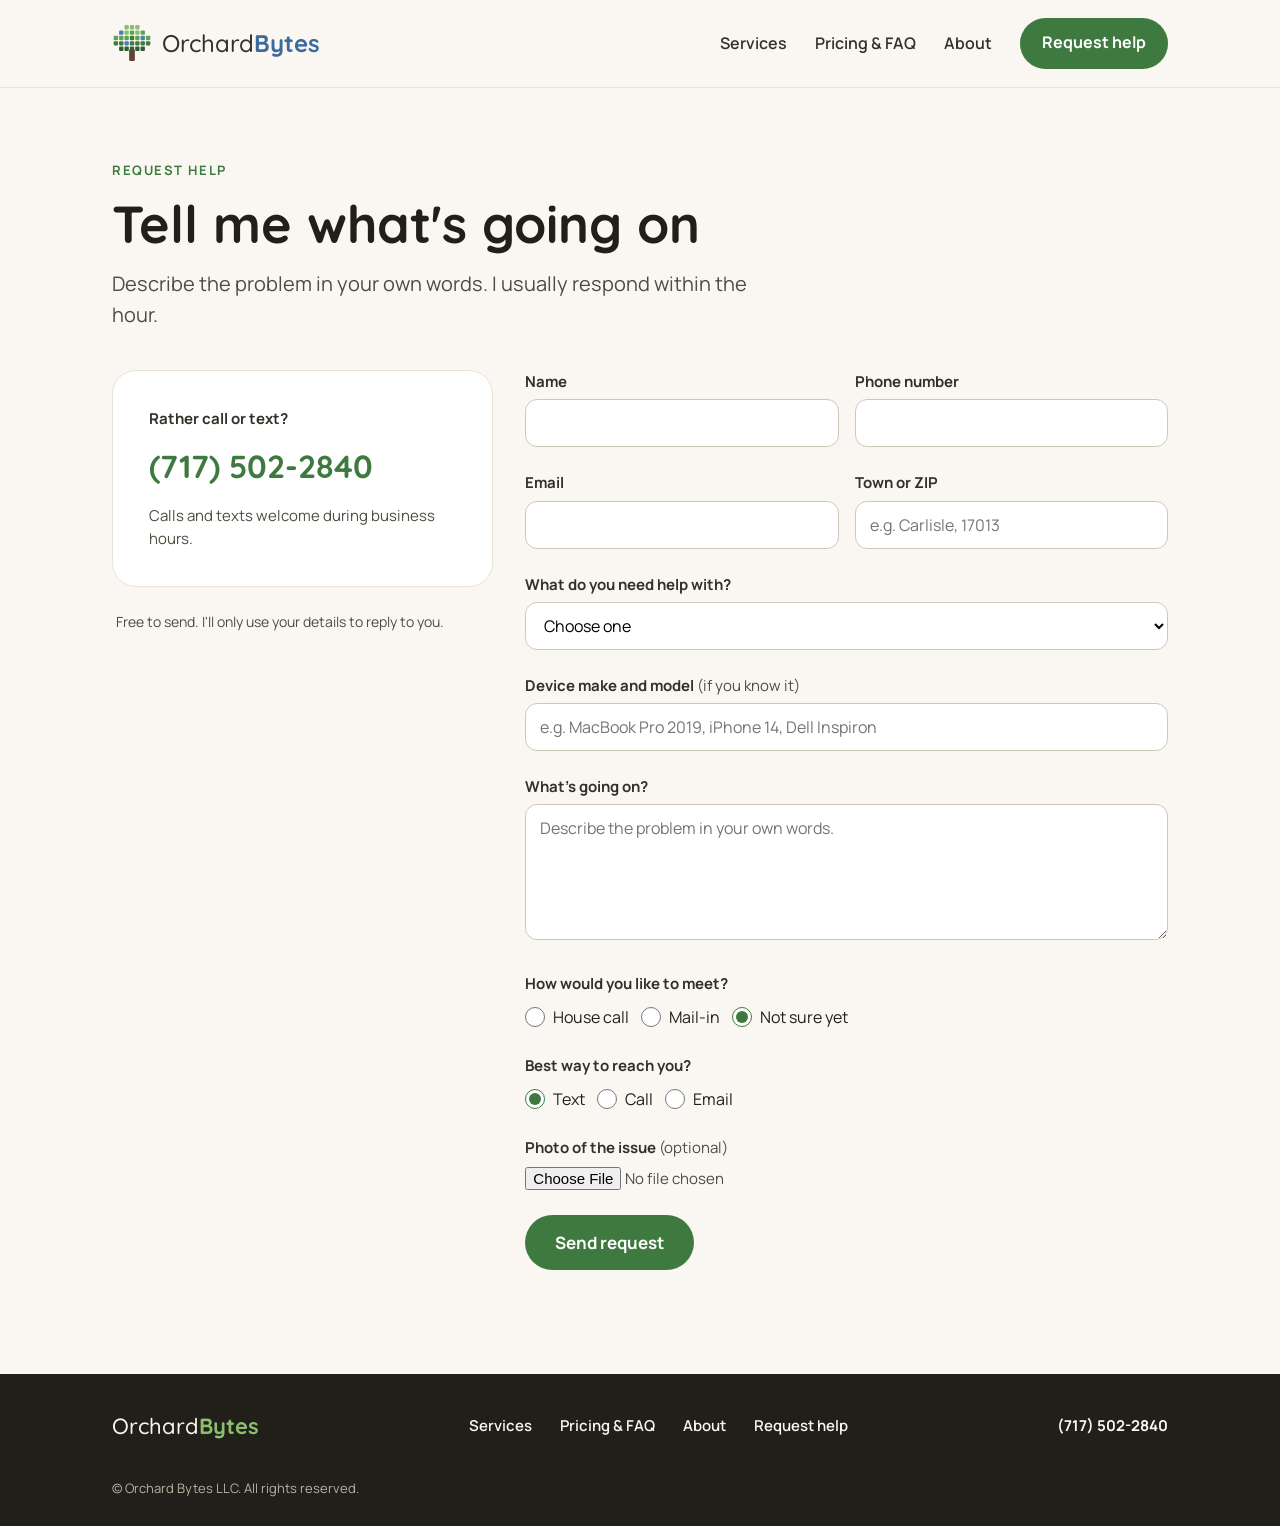
<file: request.html>
<!DOCTYPE html>
<html lang="en">
<head>
  <meta charset="utf-8">
  <meta name="viewport" content="width=device-width, initial-scale=1">
  <title>Request Help — Orchard Bytes</title>
  <meta name="description" content="Describe what's going on and I'll get back to you within the hour. House calls across South-Central PA, or mail-in from anywhere.">
  <link rel="preconnect" href="https://fonts.googleapis.com">
  <link rel="preconnect" href="https://fonts.gstatic.com" crossorigin>
  <link rel="stylesheet" href="https://fonts.googleapis.com/css2?family=Quicksand:wght@500;600;700&family=Manrope:wght@400;500;600;700&display=swap">
  <link rel="icon" href="/favicon.ico" sizes="any">
  <link rel="icon" href="/favicon-32.png" type="image/png" sizes="32x32">
  <link rel="apple-touch-icon" href="/apple-touch-icon.png">
  <link rel="stylesheet" href="style.css">
</head>
<body>

  <!-- NAV -->
  <nav class="nav">
    <div class="nav-inner">
      <a href="index.html" class="nav-logo">
        <svg viewBox="0 0 238 234" aria-hidden="true"><rect x="74" y="10" width="26" height="26" rx="6" fill="#8BBF6F"/><rect x="106" y="10" width="26" height="26" rx="6" fill="#8BBF6F"/><rect x="138" y="10" width="26" height="26" rx="6" fill="#8BBF6F"/><rect x="42" y="42" width="26" height="26" rx="6" fill="#4A7FB5"/><rect x="74" y="42" width="26" height="26" rx="6" fill="#8BBF6F"/><rect x="106" y="42" width="26" height="26" rx="6" fill="#5FA352"/><rect x="138" y="42" width="26" height="26" rx="6" fill="#8BBF6F"/><rect x="170" y="42" width="26" height="26" rx="6" fill="#5FA352"/><rect x="10" y="74" width="26" height="26" rx="6" fill="#5FA352"/><rect x="42" y="74" width="26" height="26" rx="6" fill="#5FA352"/><rect x="74" y="74" width="26" height="26" rx="6" fill="#5FA352"/><rect x="106" y="74" width="26" height="26" rx="6" fill="#3E7A3F"/><rect x="138" y="74" width="26" height="26" rx="6" fill="#5FA352"/><rect x="170" y="74" width="26" height="26" rx="6" fill="#4A7FB5"/><rect x="202" y="74" width="26" height="26" rx="6" fill="#5FA352"/><rect x="10" y="106" width="26" height="26" rx="6" fill="#3E7A3F"/><rect x="42" y="106" width="26" height="26" rx="6" fill="#3E7A3F"/><rect x="74" y="106" width="26" height="26" rx="6" fill="#4A7FB5"/><rect x="106" y="106" width="26" height="26" rx="6" fill="#3E7A3F"/><rect x="138" y="106" width="26" height="26" rx="6" fill="#3E7A3F"/><rect x="170" y="106" width="26" height="26" rx="6" fill="#3E7A3F"/><rect x="202" y="106" width="26" height="26" rx="6" fill="#3E7A3F"/><rect x="42" y="138" width="26" height="26" rx="6" fill="#2F5F30"/><rect x="74" y="138" width="26" height="26" rx="6" fill="#2F5F30"/><rect x="106" y="138" width="26" height="26" rx="6" fill="#2F5F30"/><rect x="138" y="138" width="26" height="26" rx="6" fill="#2F5F30"/><rect x="170" y="138" width="26" height="26" rx="6" fill="#2F5F30"/><rect x="102" y="156" width="34" height="68" rx="6" fill="#5B4636"/></svg>
        <span class="nav-wordmark"><span class="nav-wordmark-orchard">Orchard</span><span class="nav-wordmark-bytes">Bytes</span></span>
      </a>
      <button class="nav-toggle" aria-label="Menu" onclick="this.classList.toggle('open');document.getElementById('nav-links').classList.toggle('open')"><span></span></button>
      <div class="nav-links" id="nav-links">
        <a href="services.html">Services</a>
        <a href="pricing.html">Pricing &amp; FAQ</a>
        <a href="about.html">About</a>
        <a href="request.html" class="nav-cta active">Request help</a>
      </div>
    </div>
  </nav>

  <!-- HEADER -->
  <section style="max-width: 1120px; margin: 0 auto; padding: 72px 32px 16px; display: flex; flex-direction: column; gap: 16px;">
    <div class="section-label">Request help</div>
    <h1 style="font-weight: 700; font-size: 52px; line-height: 1.08; max-width: 760px;">Tell me what's going on</h1>
    <p style="font-size: 20px; color: var(--body); max-width: 680px;">Describe the problem in your own words. I usually respond within the hour.</p>
  </section>

  <!-- PHONE + FORM -->
  <section style="max-width: 1120px; margin: 0 auto; padding: 24px 32px 80px; display: flex; flex-wrap: wrap; gap: 32px; align-items: flex-start;">

    <!-- LEFT: Phone card + privacy -->
    <div style="flex: 1 1 300px; min-width: 0; display: flex; flex-direction: column; gap: 24px; position: sticky; top: 100px;">
      <div class="card" style="display: flex; flex-direction: column; gap: 12px;">
        <div style="font-weight: 700; font-size: 15px; color: var(--nav-text);">Rather call or text?</div>
        <a href="tel:7175022840" style="font-family: 'Quicksand', sans-serif; font-weight: 700; font-size: 32px; color: var(--green); text-decoration: none;">(717) 502-2840</a>
        <p style="font-size: 15px; color: var(--body);">Calls and texts welcome during business hours.</p>
      </div>
      <p style="font-size: 14px; color: var(--body); line-height: 1.6; padding: 0 4px;">Free to send. I'll only use your details to reply to you.</p>
    </div>

    <!-- RIGHT: Form -->
    <div style="flex: 2 1 480px; min-width: 0;">
      <form id="request-form" action="https://formspree.io/f/meagebve" method="POST" enctype="multipart/form-data" style="display: flex; flex-direction: column; gap: 24px;">

        <!-- Name + Phone -->
        <div style="display: flex; flex-wrap: wrap; gap: 16px;">
          <div style="flex: 1 1 220px; min-width: 0;">
            <label class="form-label" for="name">Name</label>
            <input type="text" id="name" name="name" class="form-input" required>
          </div>
          <div style="flex: 1 1 220px; min-width: 0;">
            <label class="form-label" for="phone">Phone number</label>
            <input type="tel" id="phone" name="phone" class="form-input">
          </div>
        </div>

        <!-- Email + Town/ZIP -->
        <div style="display: flex; flex-wrap: wrap; gap: 16px;">
          <div style="flex: 1 1 220px; min-width: 0;">
            <label class="form-label" for="email">Email</label>
            <input type="email" id="email" name="email" class="form-input" required>
          </div>
          <div style="flex: 1 1 220px; min-width: 0;">
            <label class="form-label" for="location">Town or ZIP</label>
            <input type="text" id="location" name="location" class="form-input" placeholder="e.g. Carlisle, 17013">
          </div>
        </div>

        <!-- Service -->
        <div>
          <label class="form-label" for="service">What do you need help with?</label>
          <select id="service" name="service" class="form-select">
            <option value="" disabled selected>Choose one</option>
            <option value="iPhone / iPad / Mac repair">iPhone, iPad or Mac repair</option>
            <option value="PC / laptop troubleshooting">PC or laptop troubleshooting</option>
            <option value="Wi-Fi / networking">Wi-Fi or networking</option>
            <option value="Tech tutoring">Tech tutoring</option>
            <option value="Setup / migration / backup">Setup, migration or backup</option>
            <option value="Data recovery">Data recovery</option>
            <option value="Other / not sure">Other or not sure</option>
          </select>
        </div>

        <!-- Device make / model -->
        <div>
          <label class="form-label" for="device">Device make and model <span style="font-weight: 400; color: var(--body);">(if you know it)</span></label>
          <input type="text" id="device" name="device" class="form-input" placeholder='e.g. MacBook Pro 2019, iPhone 14, Dell Inspiron'>
        </div>

        <!-- Message -->
        <div>
          <label class="form-label" for="message">What's going on?</label>
          <textarea id="message" name="message" class="form-textarea" rows="5" placeholder="Describe the problem in your own words." required></textarea>
        </div>

        <!-- How: house call / mail-in -->
        <div>
          <div class="form-label" style="margin-bottom: 10px;">How would you like to meet?</div>
          <div style="display: flex; flex-wrap: wrap; gap: 12px;">
            <label style="display: flex; align-items: center; gap: 8px; cursor: pointer; font-size: 16px;">
              <input type="radio" name="how" value="House call" class="form-radio"> House call
            </label>
            <label style="display: flex; align-items: center; gap: 8px; cursor: pointer; font-size: 16px;">
              <input type="radio" name="how" value="Mail-in" class="form-radio"> Mail-in
            </label>
            <label style="display: flex; align-items: center; gap: 8px; cursor: pointer; font-size: 16px;">
              <input type="radio" name="how" value="Not sure" class="form-radio" checked> Not sure yet
            </label>
          </div>
        </div>

        <!-- Preferred way to reach you -->
        <div>
          <div class="form-label" style="margin-bottom: 10px;">Best way to reach you?</div>
          <div style="display: flex; flex-wrap: wrap; gap: 12px;">
            <label style="display: flex; align-items: center; gap: 8px; cursor: pointer; font-size: 16px;">
              <input type="radio" name="reach" value="Text" class="form-radio" checked> Text
            </label>
            <label style="display: flex; align-items: center; gap: 8px; cursor: pointer; font-size: 16px;">
              <input type="radio" name="reach" value="Call" class="form-radio"> Call
            </label>
            <label style="display: flex; align-items: center; gap: 8px; cursor: pointer; font-size: 16px;">
              <input type="radio" name="reach" value="Email" class="form-radio"> Email
            </label>
          </div>
        </div>

        <!-- Photo upload -->
        <div>
          <label class="form-label" for="photo">Photo of the issue <span style="font-weight: 400; color: var(--body);">(optional)</span></label>
          <input type="file" id="photo" name="photo" accept="image/*" style="font-family: inherit; font-size: 15px; color: var(--body);">
        </div>

        <!-- Submit -->
        <button type="submit" class="btn-primary" id="submit-btn" style="align-self: flex-start;">Send request</button>

        <!-- Status messages -->
        <div id="form-status"></div>

      </form>
    </div>

  </section>

  <!-- FOOTER -->
  <footer class="footer">
    <div style="max-width: 1120px; margin: 0 auto; padding: 40px 32px; display: flex; flex-wrap: wrap; gap: 24px 40px; justify-content: space-between; align-items: center;">
      <span class="footer-wordmark"><span class="footer-wordmark-orchard">Orchard</span><span class="footer-wordmark-bytes">Bytes</span></span>
      <div class="footer-links">
        <a href="services.html">Services</a>
        <a href="pricing.html">Pricing &amp; FAQ</a>
        <a href="about.html">About</a>
        <a href="request.html">Request help</a>
      </div>
      <a href="tel:7175022840" style="font-weight: 700; font-size: 15px;">(717) 502-2840</a>
    </div>
    <div style="max-width: 1120px; margin: 0 auto; padding: 0 32px 28px;" class="footer-copy">&copy; Orchard Bytes LLC. All rights reserved.</div>
  </footer>

  <script>
    var form = document.getElementById('request-form');
    var btn = document.getElementById('submit-btn');
    var status = document.getElementById('form-status');

    form.addEventListener('submit', function(e) {
      e.preventDefault();
      btn.disabled = true;
      btn.textContent = 'Sending…';
      status.className = '';
      status.style.display = 'none';
      status.textContent = '';

      var data = new FormData(form);

      fetch(form.action, {
        method: 'POST',
        body: data,
        headers: { 'Accept': 'application/json' }
      }).then(function(r) {
        if (r.ok) {
          form.reset();
          status.textContent = 'Got it! I’ll get back to you shortly.';
          status.className = 'form-status success';
          status.style.display = 'block';
        } else {
          throw new Error('Server error');
        }
      }).catch(function() {
        status.textContent = 'Something went wrong. You can also call or text (717) 502-2840.';
        status.className = 'form-status error';
        status.style.display = 'block';
      }).finally(function() {
        btn.disabled = false;
        btn.textContent = 'Send request';
      });
    });
  </script>

</body>
</html>
</file>
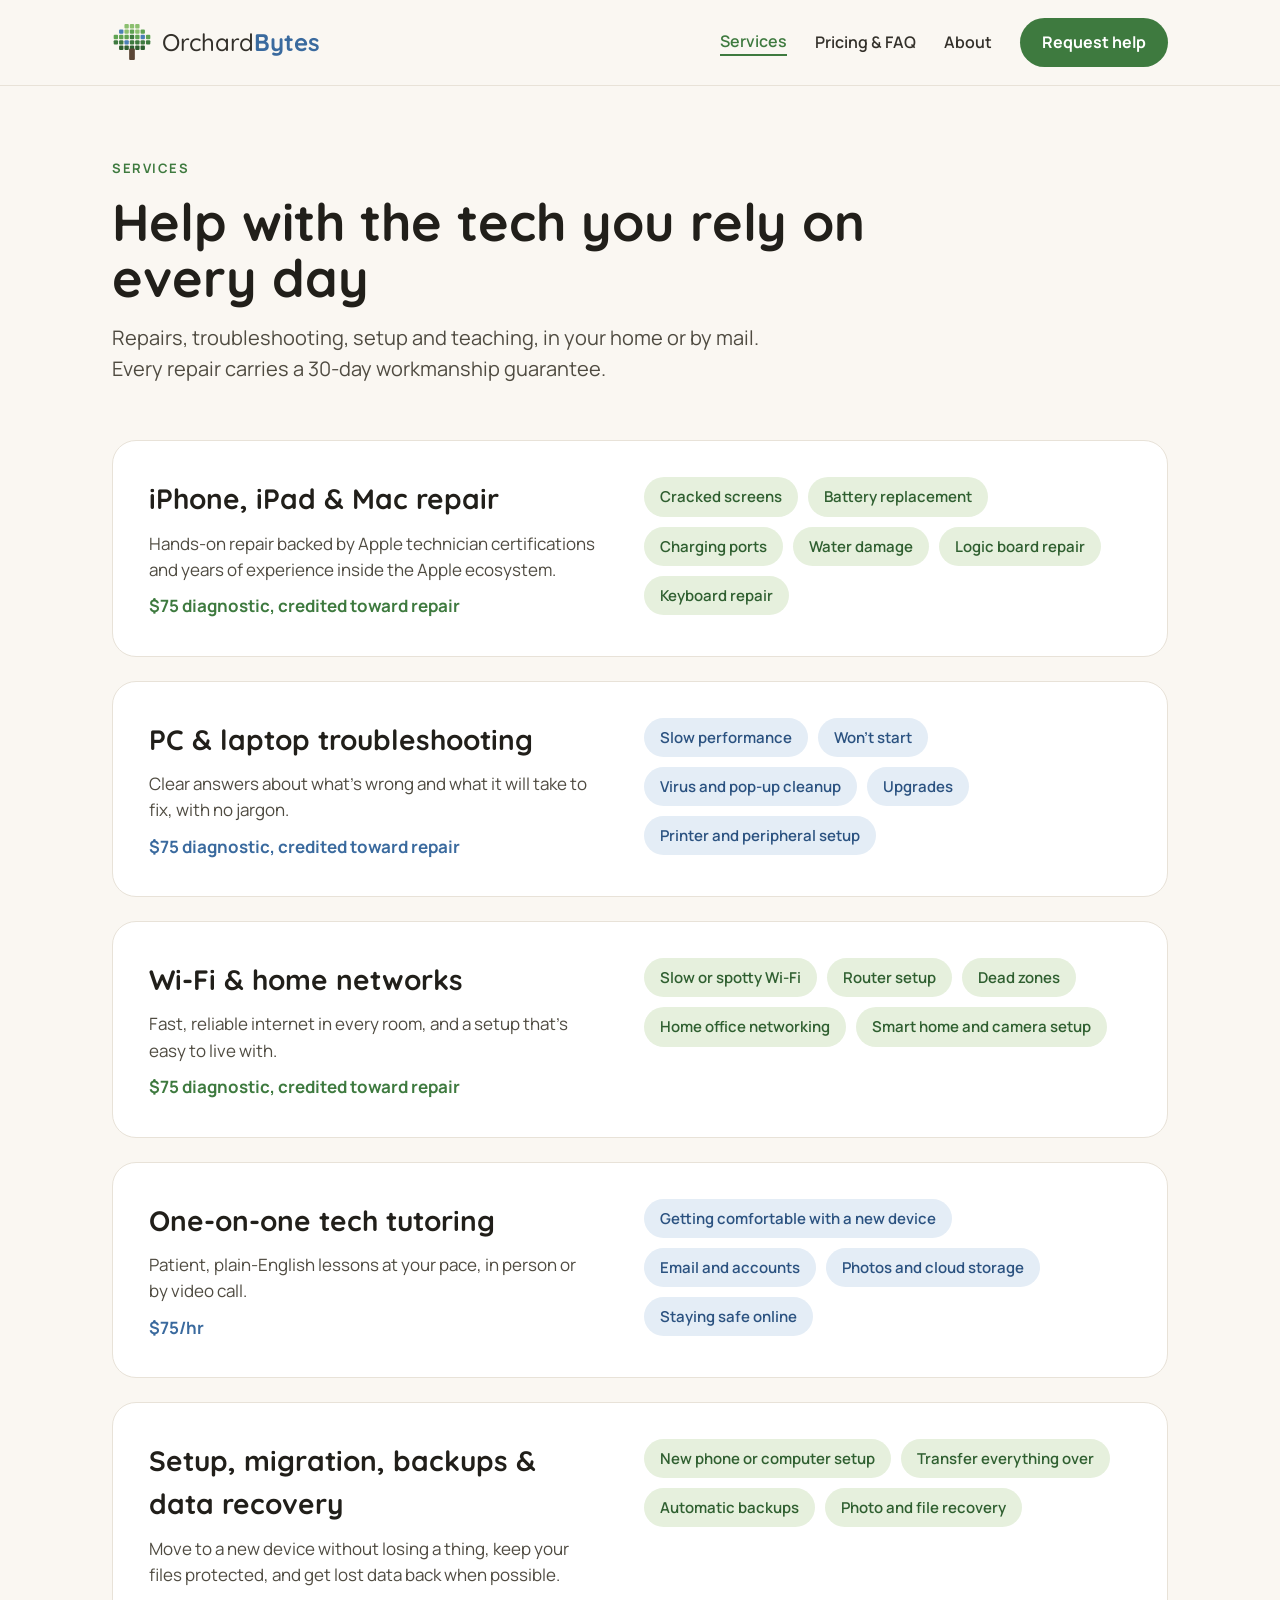
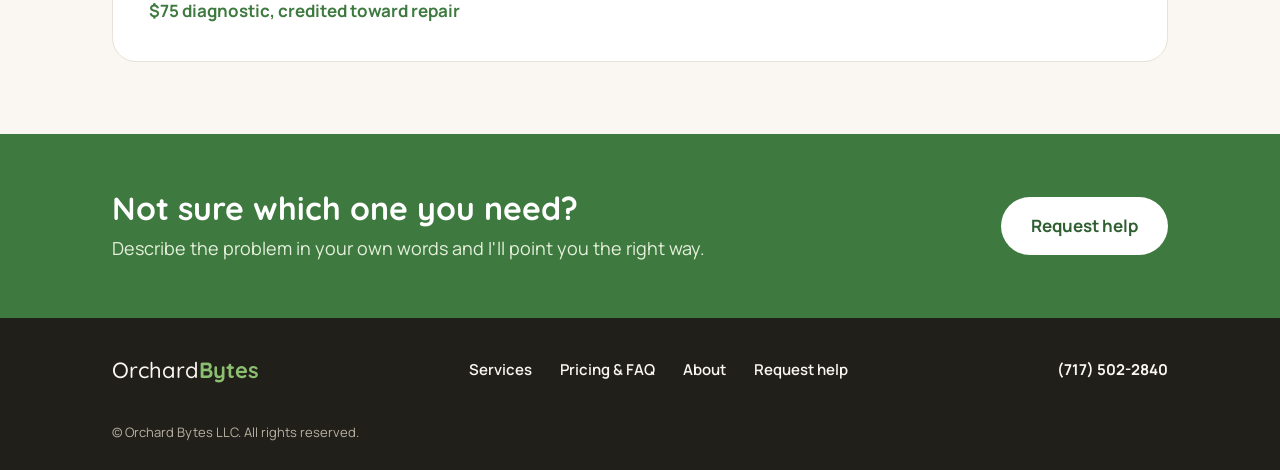
<file: services.html>
<!DOCTYPE html>
<html lang="en">
<head>
  <meta charset="utf-8">
  <meta name="viewport" content="width=device-width, initial-scale=1">
  <title>Services — Orchard Bytes</title>
  <meta name="description" content="iPhone, iPad, Mac and PC repair. Wi-Fi troubleshooting, tech tutoring, data recovery and new device setup. House calls across South-Central PA.">
  <link rel="preconnect" href="https://fonts.googleapis.com">
  <link rel="preconnect" href="https://fonts.gstatic.com" crossorigin>
  <link rel="stylesheet" href="https://fonts.googleapis.com/css2?family=Quicksand:wght@500;600;700&family=Manrope:wght@400;500;600;700&display=swap">
  <link rel="icon" href="/favicon.ico" sizes="any">
  <link rel="icon" href="/favicon-32.png" type="image/png" sizes="32x32">
  <link rel="apple-touch-icon" href="/apple-touch-icon.png">
  <link rel="stylesheet" href="style.css">
</head>
<body>

  <!-- NAV -->
  <nav class="nav">
    <div class="nav-inner">
      <a href="index.html" class="nav-logo">
        <svg viewBox="0 0 238 234" aria-hidden="true"><rect x="74" y="10" width="26" height="26" rx="6" fill="#8BBF6F"/><rect x="106" y="10" width="26" height="26" rx="6" fill="#8BBF6F"/><rect x="138" y="10" width="26" height="26" rx="6" fill="#8BBF6F"/><rect x="42" y="42" width="26" height="26" rx="6" fill="#4A7FB5"/><rect x="74" y="42" width="26" height="26" rx="6" fill="#8BBF6F"/><rect x="106" y="42" width="26" height="26" rx="6" fill="#5FA352"/><rect x="138" y="42" width="26" height="26" rx="6" fill="#8BBF6F"/><rect x="170" y="42" width="26" height="26" rx="6" fill="#5FA352"/><rect x="10" y="74" width="26" height="26" rx="6" fill="#5FA352"/><rect x="42" y="74" width="26" height="26" rx="6" fill="#5FA352"/><rect x="74" y="74" width="26" height="26" rx="6" fill="#5FA352"/><rect x="106" y="74" width="26" height="26" rx="6" fill="#3E7A3F"/><rect x="138" y="74" width="26" height="26" rx="6" fill="#5FA352"/><rect x="170" y="74" width="26" height="26" rx="6" fill="#4A7FB5"/><rect x="202" y="74" width="26" height="26" rx="6" fill="#5FA352"/><rect x="10" y="106" width="26" height="26" rx="6" fill="#3E7A3F"/><rect x="42" y="106" width="26" height="26" rx="6" fill="#3E7A3F"/><rect x="74" y="106" width="26" height="26" rx="6" fill="#4A7FB5"/><rect x="106" y="106" width="26" height="26" rx="6" fill="#3E7A3F"/><rect x="138" y="106" width="26" height="26" rx="6" fill="#3E7A3F"/><rect x="170" y="106" width="26" height="26" rx="6" fill="#3E7A3F"/><rect x="202" y="106" width="26" height="26" rx="6" fill="#3E7A3F"/><rect x="42" y="138" width="26" height="26" rx="6" fill="#2F5F30"/><rect x="74" y="138" width="26" height="26" rx="6" fill="#2F5F30"/><rect x="106" y="138" width="26" height="26" rx="6" fill="#2F5F30"/><rect x="138" y="138" width="26" height="26" rx="6" fill="#2F5F30"/><rect x="170" y="138" width="26" height="26" rx="6" fill="#2F5F30"/><rect x="102" y="156" width="34" height="68" rx="6" fill="#5B4636"/></svg>
        <span class="nav-wordmark"><span class="nav-wordmark-orchard">Orchard</span><span class="nav-wordmark-bytes">Bytes</span></span>
      </a>
      <button class="nav-toggle" aria-label="Menu" onclick="this.classList.toggle('open');document.getElementById('nav-links').classList.toggle('open')"><span></span></button>
      <div class="nav-links" id="nav-links">
        <a href="services.html" class="active">Services</a>
        <a href="pricing.html">Pricing &amp; FAQ</a>
        <a href="about.html">About</a>
        <a href="request.html" class="nav-cta">Request help</a>
      </div>
    </div>
  </nav>

  <!-- HEADER -->
  <section style="max-width: 1120px; margin: 0 auto; padding: 72px 32px 24px; display: flex; flex-direction: column; gap: 16px;">
    <div class="section-label">Services</div>
    <h1 style="font-weight: 700; font-size: 52px; line-height: 1.08; max-width: 760px;">Help with the tech you rely on every day</h1>
    <p style="font-size: 20px; color: var(--body); max-width: 680px;">Repairs, troubleshooting, setup and teaching, in your home or by mail. Every repair carries a 30-day workmanship guarantee.</p>
  </section>

  <!-- SERVICE CARDS -->
  <section style="max-width: 1120px; margin: 0 auto; padding: 32px 32px 72px; display: flex; flex-direction: column; gap: 24px;">

    <div class="card" style="display: flex; flex-wrap: wrap; gap: 24px 48px;">
      <div style="flex: 1 1 320px; min-width: 0; display: flex; flex-direction: column; gap: 10px;">
        <h2 style="font-weight: 700; font-size: 28px;">iPhone, iPad &amp; Mac repair</h2>
        <p style="color: var(--body);">Hands-on repair backed by Apple technician certifications and years of experience inside the Apple ecosystem.</p>
        <div style="font-weight: 700; color: var(--green);">$75 diagnostic, credited toward repair</div>
      </div>
      <div style="flex: 1 1 360px; min-width: 0; display: flex; flex-wrap: wrap; gap: 10px; align-content: flex-start;">
        <span class="pill-green">Cracked screens</span>
        <span class="pill-green">Battery replacement</span>
        <span class="pill-green">Charging ports</span>
        <span class="pill-green">Water damage</span>
        <span class="pill-green">Logic board repair</span>
        <span class="pill-green">Keyboard repair</span>
      </div>
    </div>

    <div class="card" style="display: flex; flex-wrap: wrap; gap: 24px 48px;">
      <div style="flex: 1 1 320px; min-width: 0; display: flex; flex-direction: column; gap: 10px;">
        <h2 style="font-weight: 700; font-size: 28px;">PC &amp; laptop troubleshooting</h2>
        <p style="color: var(--body);">Clear answers about what's wrong and what it will take to fix, with no jargon.</p>
        <div style="font-weight: 700; color: var(--blue);">$75 diagnostic, credited toward repair</div>
      </div>
      <div style="flex: 1 1 360px; min-width: 0; display: flex; flex-wrap: wrap; gap: 10px; align-content: flex-start;">
        <span class="pill-blue">Slow performance</span>
        <span class="pill-blue">Won't start</span>
        <span class="pill-blue">Virus and pop-up cleanup</span>
        <span class="pill-blue">Upgrades</span>
        <span class="pill-blue">Printer and peripheral setup</span>
      </div>
    </div>

    <div class="card" style="display: flex; flex-wrap: wrap; gap: 24px 48px;">
      <div style="flex: 1 1 320px; min-width: 0; display: flex; flex-direction: column; gap: 10px;">
        <h2 style="font-weight: 700; font-size: 28px;">Wi-Fi &amp; home networks</h2>
        <p style="color: var(--body);">Fast, reliable internet in every room, and a setup that's easy to live with.</p>
        <div style="font-weight: 700; color: var(--green);">$75 diagnostic, credited toward repair</div>
      </div>
      <div style="flex: 1 1 360px; min-width: 0; display: flex; flex-wrap: wrap; gap: 10px; align-content: flex-start;">
        <span class="pill-green">Slow or spotty Wi-Fi</span>
        <span class="pill-green">Router setup</span>
        <span class="pill-green">Dead zones</span>
        <span class="pill-green">Home office networking</span>
        <span class="pill-green">Smart home and camera setup</span>
      </div>
    </div>

    <div class="card" style="display: flex; flex-wrap: wrap; gap: 24px 48px;">
      <div style="flex: 1 1 320px; min-width: 0; display: flex; flex-direction: column; gap: 10px;">
        <h2 style="font-weight: 700; font-size: 28px;">One-on-one tech tutoring</h2>
        <p style="color: var(--body);">Patient, plain-English lessons at your pace, in person or by video call.</p>
        <div style="font-weight: 700; color: var(--blue);">$75/hr</div>
      </div>
      <div style="flex: 1 1 360px; min-width: 0; display: flex; flex-wrap: wrap; gap: 10px; align-content: flex-start;">
        <span class="pill-blue">Getting comfortable with a new device</span>
        <span class="pill-blue">Email and accounts</span>
        <span class="pill-blue">Photos and cloud storage</span>
        <span class="pill-blue">Staying safe online</span>
      </div>
    </div>

    <div class="card" style="display: flex; flex-wrap: wrap; gap: 24px 48px;">
      <div style="flex: 1 1 320px; min-width: 0; display: flex; flex-direction: column; gap: 10px;">
        <h2 style="font-weight: 700; font-size: 28px;">Setup, migration, backups &amp; data recovery</h2>
        <p style="color: var(--body);">Move to a new device without losing a thing, keep your files protected, and get lost data back when possible.</p>
        <div style="font-weight: 700; color: var(--green);">$75 diagnostic, credited toward repair</div>
      </div>
      <div style="flex: 1 1 360px; min-width: 0; display: flex; flex-wrap: wrap; gap: 10px; align-content: flex-start;">
        <span class="pill-green">New phone or computer setup</span>
        <span class="pill-green">Transfer everything over</span>
        <span class="pill-green">Automatic backups</span>
        <span class="pill-green">Photo and file recovery</span>
      </div>
    </div>

  </section>

  <!-- CTA BAND -->
  <div class="cta-band">
    <div style="max-width: 1120px; margin: 0 auto; padding: 56px 32px; display: flex; flex-wrap: wrap; align-items: center; justify-content: space-between; gap: 24px;">
      <div style="flex: 1 1 400px;">
        <h2 style="font-weight: 700; font-size: 32px; line-height: 1.15; margin-bottom: 8px;">Not sure which one you need?</h2>
        <p style="font-size: 18px;">Describe the problem in your own words and I'll point you the right way.</p>
      </div>
      <a href="request.html" class="btn-white">Request help</a>
    </div>
  </div>

  <!-- FOOTER -->
  <footer class="footer">
    <div style="max-width: 1120px; margin: 0 auto; padding: 40px 32px; display: flex; flex-wrap: wrap; gap: 24px 40px; justify-content: space-between; align-items: center;">
      <span class="footer-wordmark"><span class="footer-wordmark-orchard">Orchard</span><span class="footer-wordmark-bytes">Bytes</span></span>
      <div class="footer-links">
        <a href="services.html">Services</a>
        <a href="pricing.html">Pricing &amp; FAQ</a>
        <a href="about.html">About</a>
        <a href="request.html">Request help</a>
      </div>
      <a href="tel:7175022840" style="font-weight: 700; font-size: 15px;">(717) 502-2840</a>
    </div>
    <div style="max-width: 1120px; margin: 0 auto; padding: 0 32px 28px;" class="footer-copy">&copy; Orchard Bytes LLC. All rights reserved.</div>
  </footer>

</body>
</html>
</file>
<file: style.css>
/* ============================================
   Orchard Bytes — Shared Styles
   ============================================ */

/* --- Variables --- */
:root {
  --cream: #FAF7F2;
  --green: #3E7A3F;
  --blue: #3A6A9E;
  --dark: #211F1A;
  --body: #4F4B41;
  --border: #E8E2D8;
  --green-tint: #E6F0DD;
  --blue-tint: #E4EDF6;
  --dark-green: #2F5F30;
  --nav-text: #33302A;
  --input-border: #CFC8BA;
  --white: #FFFFFF;
  --green-light: #8BBF6F;
  --green-mid: #5FA352;
  --blue-mid: #4A7FB5;
  --footer-sub: #CFC8BA;
  --footer-muted: #B7B2A2;
  --blue-dark: #2B5280;
}

/* --- Reset --- */
*, *::before, *::after { box-sizing: border-box; margin: 0; padding: 0; }
html { scroll-behavior: smooth; }
body {
  margin: 0;
  background: var(--cream);
  color: var(--dark);
  font-family: 'Manrope', system-ui, -apple-system, sans-serif;
  font-size: 17px;
  line-height: 1.55;
  -webkit-font-smoothing: antialiased;
}
img { max-width: 100%; display: block; }
a { color: var(--blue); transition: color 0.15s; }
a:hover { color: var(--blue-dark); }

/* --- Headings --- */
h1, h2, h3 { font-family: 'Quicksand', sans-serif; color: var(--dark); }

/* --- Container --- */
.container { max-width: 1120px; margin: 0 auto; padding-left: 32px; padding-right: 32px; }
@media (max-width: 600px) {
  .container { padding-left: 16px; padding-right: 16px; }
}

/* ============================================
   NAV
   ============================================ */
.nav {
  border-bottom: 1px solid var(--border);
  background: var(--cream);
  position: sticky;
  top: 0;
  z-index: 100;
}
.nav-inner {
  max-width: 1120px;
  margin: 0 auto;
  padding: 18px 32px;
  display: flex;
  flex-wrap: wrap;
  align-items: center;
  justify-content: space-between;
  gap: 16px;
}
@media (max-width: 600px) {
  .nav-inner { padding: 14px 16px; }
}
.nav-logo {
  display: flex;
  align-items: center;
  gap: 10px;
  text-decoration: none;
  color: var(--dark);
}
.nav-logo svg { width: 40px; height: 40px; flex-shrink: 0; }
.nav-wordmark {
  font-family: 'Quicksand', sans-serif;
  font-size: 24px;
  line-height: 1;
  white-space: nowrap;
}
.nav-wordmark-orchard { font-weight: 500; color: var(--nav-text); }
.nav-wordmark-bytes { font-weight: 700; color: var(--blue); }

/* Desktop links */
.nav-links {
  display: flex;
  flex-wrap: wrap;
  align-items: center;
  gap: 8px 28px;
  font-size: 16px;
  font-weight: 600;
}
.nav-links a {
  color: var(--nav-text);
  text-decoration: none;
  transition: color 0.15s;
}
.nav-links a:hover { color: var(--green); }
.nav-links a.active {
  color: var(--green);
  border-bottom: 2px solid var(--green);
}
.nav-cta {
  display: inline-block;
  background: var(--green);
  color: var(--white) !important;
  text-decoration: none;
  padding: 12px 22px;
  border-radius: 999px;
  font-weight: 700;
  transition: background 0.15s;
}
.nav-cta:hover { background: var(--dark-green); color: var(--white) !important; }

/* Hamburger */
.nav-toggle {
  display: none;
  background: none;
  border: none;
  cursor: pointer;
  width: 44px;
  height: 44px;
  align-items: center;
  justify-content: center;
  padding: 0;
}
.nav-toggle span {
  display: block;
  width: 24px;
  height: 2px;
  background: var(--dark);
  border-radius: 2px;
  transition: transform 0.25s, opacity 0.2s;
  position: relative;
}
.nav-toggle span::before,
.nav-toggle span::after {
  content: '';
  display: block;
  width: 24px;
  height: 2px;
  background: var(--dark);
  border-radius: 2px;
  position: absolute;
  left: 0;
  transition: transform 0.25s, opacity 0.2s;
}
.nav-toggle span::before { top: -7px; }
.nav-toggle span::after { top: 7px; }

/* Open state */
.nav-toggle.open span { background: transparent; }
.nav-toggle.open span::before { top: 0; transform: rotate(45deg); }
.nav-toggle.open span::after { top: 0; transform: rotate(-45deg); }

@media (max-width: 768px) {
  .nav-toggle { display: flex; }
  .nav-links {
    display: none;
    flex-direction: column;
    width: 100%;
    padding-top: 16px;
    gap: 0;
    border-top: 1px solid var(--border);
    margin-top: 8px;
  }
  .nav-links.open { display: flex; }
  .nav-links a,
  .nav-links .nav-cta {
    width: 100%;
    padding: 14px 0;
    text-align: center;
    border-radius: 0;
  }
  .nav-links .nav-cta {
    margin-top: 8px;
    border-radius: 999px;
    padding: 14px 22px;
  }
}

/* ============================================
   BUTTONS
   ============================================ */
.btn-primary {
  display: inline-block;
  background: var(--green);
  color: var(--white);
  text-decoration: none;
  padding: 16px 30px;
  border-radius: 999px;
  font-weight: 700;
  font-size: 17px;
  font-family: inherit;
  border: none;
  cursor: pointer;
  transition: background 0.15s;
}
.btn-primary:hover { background: var(--dark-green); color: var(--white); }

.btn-outline {
  display: inline-block;
  background: var(--white);
  color: var(--dark);
  text-decoration: none;
  padding: 14px 28px;
  border-radius: 999px;
  font-weight: 700;
  font-size: 17px;
  border: 2px solid var(--border);
  transition: border-color 0.15s;
}
.btn-outline:hover { border-color: var(--green); color: var(--dark); }

.btn-white {
  display: inline-block;
  background: var(--white);
  color: var(--dark-green);
  text-decoration: none;
  padding: 16px 30px;
  border-radius: 999px;
  font-weight: 700;
  font-size: 17px;
  transition: background 0.15s;
}
.btn-white:hover { background: #f0f0f0; color: var(--dark-green); }

/* ============================================
   SECTION LABEL
   ============================================ */
.section-label {
  font-size: 13px;
  font-weight: 700;
  letter-spacing: 0.12em;
  text-transform: uppercase;
  color: var(--green);
}

/* ============================================
   CARDS
   ============================================ */
.card {
  background: var(--white);
  border: 1px solid var(--border);
  border-radius: 24px;
  padding: 36px;
}
.card-sm {
  background: var(--white);
  border: 1px solid var(--border);
  border-radius: 20px;
  padding: 28px;
}

/* ============================================
   PILL TAGS
   ============================================ */
.pill-green {
  background: var(--green-tint);
  color: var(--dark-green);
  padding: 8px 16px;
  border-radius: 999px;
  font-weight: 600;
  font-size: 15px;
  display: inline-block;
}
.pill-blue {
  background: var(--blue-tint);
  color: var(--blue-dark);
  padding: 8px 16px;
  border-radius: 999px;
  font-weight: 600;
  font-size: 15px;
  display: inline-block;
}

/* ============================================
   FORM ELEMENTS
   ============================================ */
.form-label {
  font-weight: 700;
  font-size: 15px;
  color: var(--nav-text);
  display: block;
  margin-bottom: 6px;
}
.form-input,
.form-select {
  height: 48px;
  border: 1.5px solid var(--input-border);
  border-radius: 12px;
  padding: 0 14px;
  font-family: inherit;
  font-size: 16px;
  background: var(--white);
  width: 100%;
  transition: border-color 0.15s;
}
.form-input:focus,
.form-select:focus,
.form-textarea:focus {
  outline: none;
  border-color: var(--green);
}
.form-textarea {
  border: 1.5px solid var(--input-border);
  border-radius: 12px;
  padding: 12px 14px;
  font-family: inherit;
  font-size: 16px;
  background: var(--white);
  width: 100%;
  resize: vertical;
  transition: border-color 0.15s;
}
.form-radio {
  width: 20px;
  height: 20px;
  accent-color: var(--green);
}

/* ============================================
   FAQ ACCORDION
   ============================================ */
.faq-item {
  background: var(--cream);
  border: 1px solid var(--border);
  border-radius: 16px;
  padding: 4px 24px;
}
.faq-summary {
  display: flex;
  align-items: center;
  justify-content: space-between;
  gap: 16px;
  padding: 18px 0;
  font-family: 'Quicksand', sans-serif;
  font-weight: 700;
  font-size: 20px;
  color: var(--dark);
  cursor: pointer;
  list-style: none;
}
.faq-summary::-webkit-details-marker { display: none; }
.faq-plus {
  flex: none;
  width: 28px;
  height: 28px;
  display: flex;
  align-items: center;
  justify-content: center;
  color: var(--green);
  font-size: 28px;
  line-height: 1;
  transition: transform 0.2s;
}
details[open] .faq-plus { transform: rotate(45deg); }
.faq-answer {
  margin: 0 0 20px;
  color: var(--body);
}

/* ============================================
   FOOTER
   ============================================ */
.footer {
  background: var(--dark);
  color: var(--border);
}
.footer a {
  color: var(--cream);
  text-decoration: none;
  transition: color 0.15s;
}
.footer a:hover { color: var(--green-light); }
.footer-wordmark {
  font-family: 'Quicksand', sans-serif;
  font-size: 22px;
  line-height: 1;
}
.footer-wordmark-orchard { font-weight: 500; color: var(--cream); }
.footer-wordmark-bytes { font-weight: 700; color: var(--green-light); }
.footer-links {
  display: flex;
  flex-wrap: wrap;
  gap: 8px 28px;
  font-weight: 600;
  font-size: 15px;
}
.footer-copy {
  font-size: 13px;
  color: var(--footer-muted);
}

/* ============================================
   REVIEW CARDS
   ============================================ */
.review-card {
  background: var(--cream);
  border: 1px solid var(--border);
  border-radius: 24px;
  padding: 32px;
  display: flex;
  flex-direction: column;
  gap: 16px;
}
.review-stars { color: #F5A623; font-size: 20px; letter-spacing: 2px; }
.review-text {
  font-size: 17px;
  line-height: 1.55;
  color: var(--dark);
}
.review-author {
  font-weight: 700;
  font-size: 15px;
  color: var(--nav-text);
}
.review-service {
  font-size: 14px;
  color: var(--body);
}

/* ============================================
   GREEN CTA BAND
   ============================================ */
.cta-band {
  background: var(--green);
  color: var(--white);
}
.cta-band h2 {
  color: var(--white);
}
.cta-band p {
  color: var(--green-tint);
}

/* ============================================
   FORM SUCCESS / ERROR
   ============================================ */
.form-status {
  text-align: center;
  padding: 16px;
  border-radius: 12px;
  font-weight: 600;
  display: none;
}
.form-status.success {
  display: block;
  background: var(--green-tint);
  color: var(--dark-green);
}
.form-status.error {
  display: block;
  background: #FDEDED;
  color: #B91C1C;
}

/* ============================================
   RESPONSIVE
   ============================================ */
@media (max-width: 768px) {
  h1 { font-size: 36px !important; }
  h2 { font-size: 28px !important; }
}
@media (max-width: 600px) {
  .btn-primary, .btn-outline { width: 100%; text-align: center; }
}
</file>
